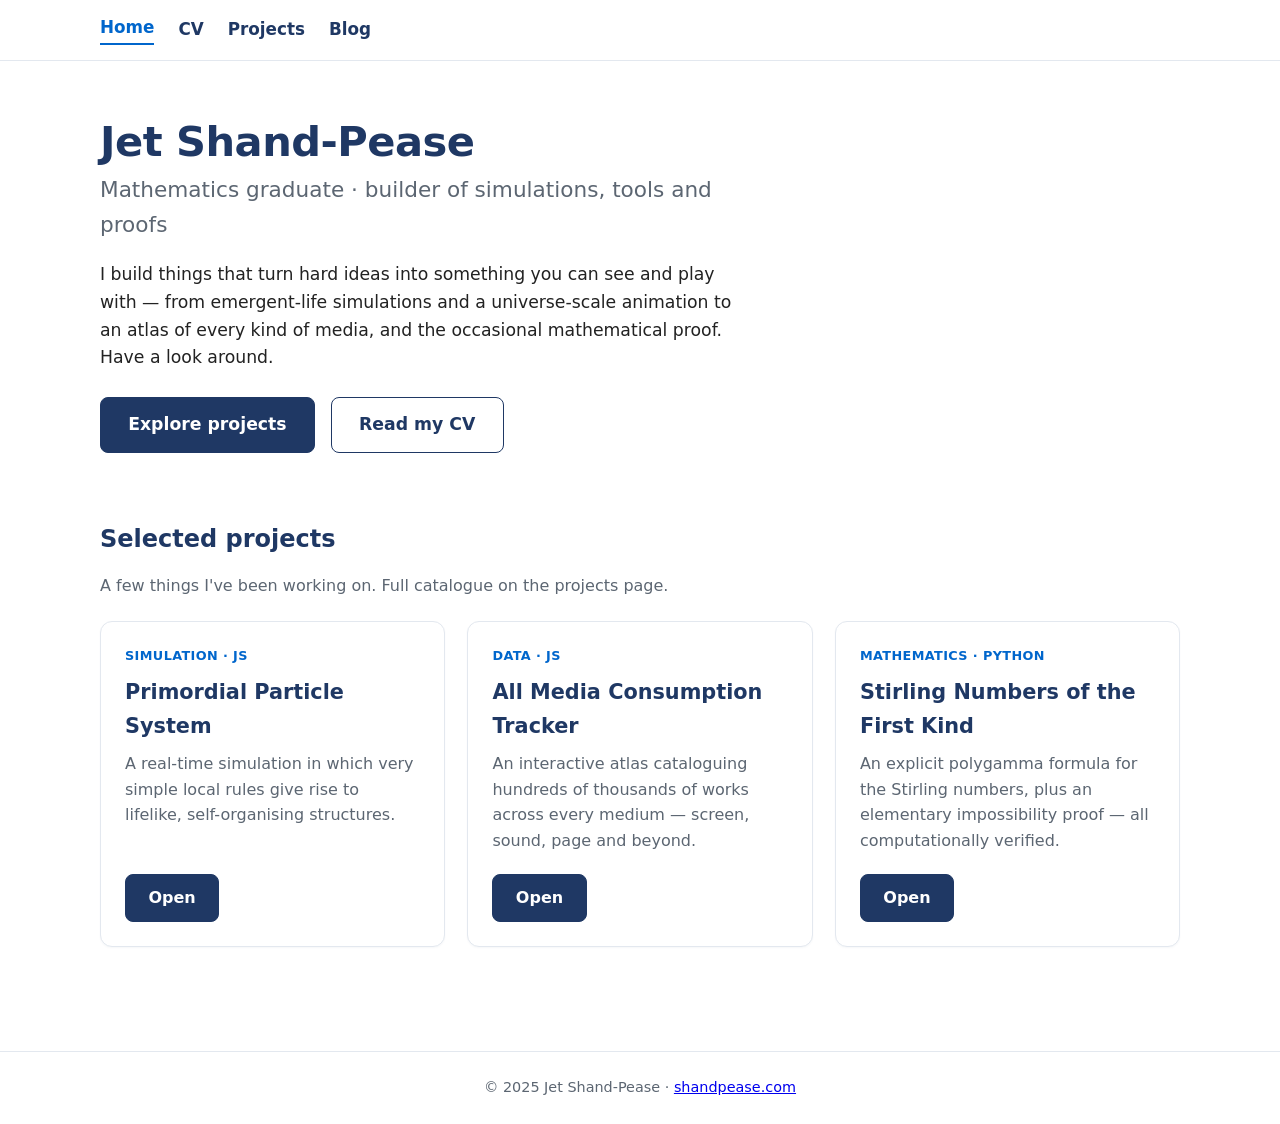
<file: index.html>
<!DOCTYPE html>
<html lang="en">
<head>
  <meta charset="utf-8">
  <meta name="viewport" content="width=device-width, initial-scale=1">
  <title>Jet Shand-Pease</title>
  <link rel="stylesheet" href="style.css">
</head>
<body>

<header class="site-header">
  <nav class="nav">
    <a href="index.html" class="active">Home</a>
    <a href="cv.html">CV</a>
    <a href="projects/index.html">Projects</a>
    <a href="blog/index.html">Blog</a>
  </nav>
</header>

<section class="hero">
  <h1>Jet Shand-Pease</h1>
  <p class="tagline">Mathematics graduate · builder of simulations, tools and proofs</p>
  <p>
    I build things that turn hard ideas into something you can see and play with —
    from emergent-life simulations and a universe-scale animation to an atlas of
    every kind of media, and the occasional mathematical proof. Have a look around.
  </p>
  <div class="cta-row">
    <a href="projects/index.html" class="btn btn-primary btn-lg">Explore projects</a>
    <a href="cv.html" class="btn btn-ghost btn-lg">Read my CV</a>
  </div>
</section>

<main>
  <div class="section-head">
    <h2>Selected projects</h2>
    <p>A few things I've been working on. Full catalogue on the projects page.</p>
  </div>
  <div class="grid">

    <div class="card">
      <div class="tag">Simulation · JS</div>
      <h3>Primordial Particle System</h3>
      <p>A real-time simulation in which very simple local rules give rise to lifelike, self-organising structures.</p>
      <div class="card-actions">
        <a class="btn btn-primary" href="projects/view.html?p=pps">Open</a>
      </div>
    </div>

    <div class="card">
      <div class="tag">Data · JS</div>
      <h3>All Media Consumption Tracker</h3>
      <p>An interactive atlas cataloguing hundreds of thousands of works across every medium — screen, sound, page and beyond.</p>
      <div class="card-actions">
        <a class="btn btn-primary" href="projects/view.html?p=atlas">Open</a>
      </div>
    </div>

    <div class="card">
      <div class="tag">Mathematics · Python</div>
      <h3>Stirling Numbers of the First Kind</h3>
      <p>An explicit polygamma formula for the Stirling numbers, plus an elementary impossibility proof — all computationally verified.</p>
      <div class="card-actions">
        <a class="btn btn-primary" href="projects/view.html?p=stirling">Open</a>
      </div>
    </div>

  </div>
</main>

<footer>© 2025 Jet Shand-Pease · <a href="https://shandpease.com">shandpease.com</a></footer>
</body>
</html>
</file>
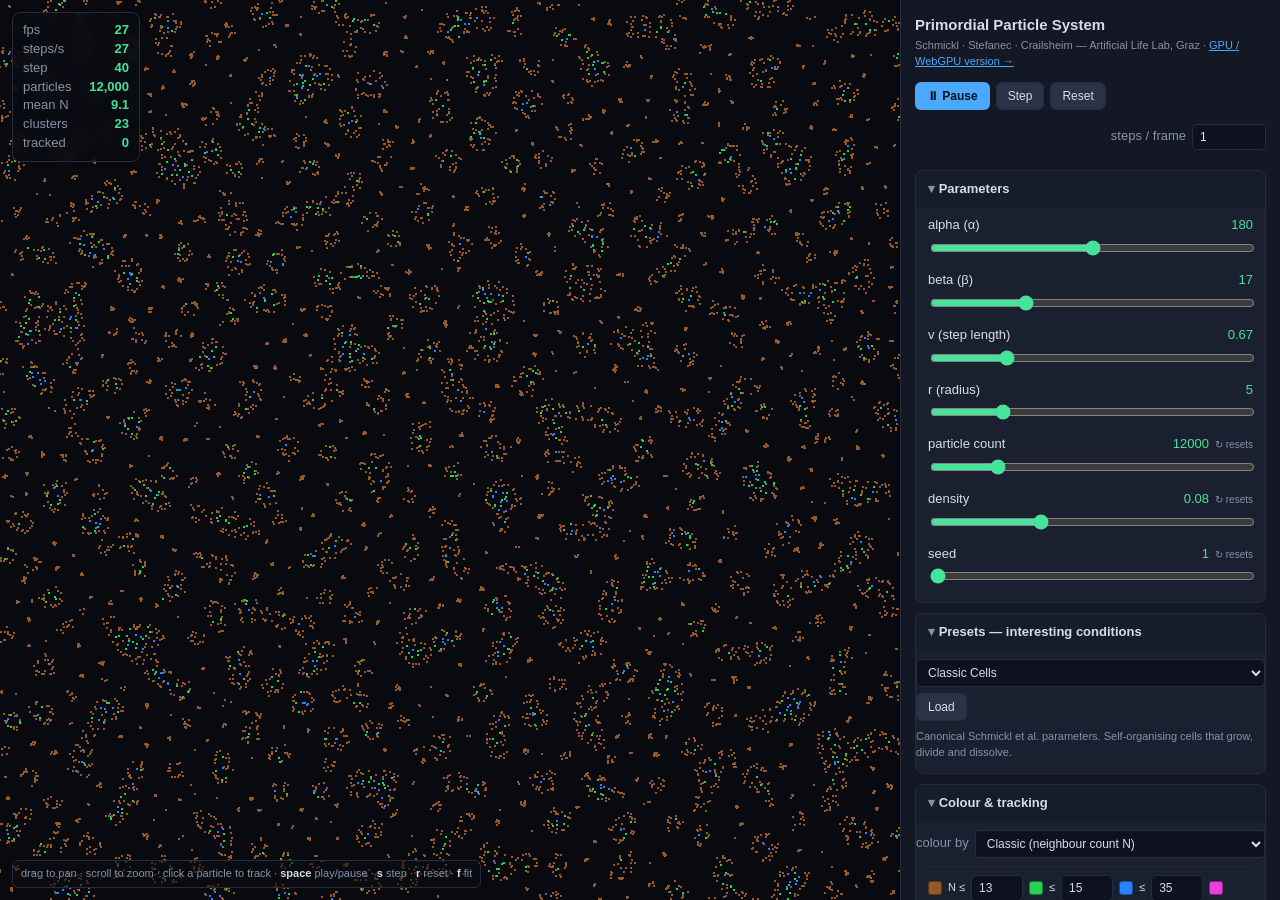
<file: ClaudePPS/index.html>
<!DOCTYPE html>
<html lang="en">
<head>
  <meta charset="UTF-8" />
  <meta name="viewport" content="width=device-width, initial-scale=1.0" />
  <title>Primordial Particle System — Lab</title>
  <link rel="stylesheet" href="css/style.css" />
</head>
<body>
  <div id="app">
    <!-- ===================== Viewport ===================== -->
    <div id="stage">
      <canvas id="view"></canvas>

      <div id="hud">
        <div class="hud-row"><span class="k">fps</span><span id="stat-fps" class="v">–</span></div>
        <div class="hud-row"><span class="k">steps/s</span><span id="stat-sps" class="v">–</span></div>
        <div class="hud-row"><span class="k">step</span><span id="stat-step" class="v">0</span></div>
        <div class="hud-row"><span class="k">particles</span><span id="stat-count" class="v">–</span></div>
        <div class="hud-row"><span class="k">mean N</span><span id="stat-meanN" class="v">–</span></div>
        <div class="hud-row"><span class="k">clusters</span><span id="stat-clusters" class="v">–</span></div>
        <div class="hud-row"><span class="k">tracked</span><span id="stat-tracked" class="v">0</span></div>
      </div>

      <div id="viewport-help">
        drag&nbsp;to&nbsp;pan · scroll&nbsp;to&nbsp;zoom · click&nbsp;a&nbsp;particle&nbsp;to&nbsp;track ·
        <b>space</b>&nbsp;play/pause · <b>s</b>&nbsp;step · <b>r</b>&nbsp;reset · <b>f</b>&nbsp;fit
      </div>

      <div id="playback-badge" class="hidden">PLAYBACK</div>
    </div>

    <!-- ===================== Controls ===================== -->
    <aside id="sidebar">
      <header id="brand">
        <h1>Primordial Particle System</h1>
        <p class="sub">Schmickl · Stefanec · Crailsheim — Artificial Life Lab, Graz · <a href="gpu.html" style="color:var(--accent-2)">GPU / WebGPU version →</a></p>
      </header>

      <div id="transport">
        <button id="btn-play" class="primary">▶ Play</button>
        <button id="btn-step">Step</button>
        <button id="btn-reset">Reset</button>
        <label class="inline">
          <span>steps / frame</span>
          <input id="spf" type="number" min="1" max="200" value="1" />
        </label>
      </div>

      <details open>
        <summary>Parameters</summary>
        <div id="params-container"></div>
        <p class="note" id="param-note"></p>
      </details>

      <details open>
        <summary>Presets — interesting conditions</summary>
        <div class="row">
          <select id="preset-select"></select>
          <button id="btn-apply-preset">Load</button>
        </div>
        <p class="note" id="preset-notes"></p>
      </details>

      <details open>
        <summary>Colour &amp; tracking</summary>
        <label class="inline">
          <span>colour by</span>
          <select id="color-mode">
            <option value="classic">Classic (neighbour count N)</option>
            <option value="density">Density colormap (N)</option>
            <option value="heading">Heading (direction)</option>
            <option value="turn">Turning bias (|R−L|)</option>
            <option value="custom">Custom expression</option>
          </select>
        </label>

        <div id="classic-thresholds" class="subpanel">
          <div class="mini-legend">
            <span class="sw" data-cls="low"></span>N ≤ <input id="th-t1" type="number" value="13" />
            <span class="sw" data-cls="mid"></span>≤ <input id="th-t2" type="number" value="15" />
            <span class="sw" data-cls="high"></span>≤ <input id="th-t3" type="number" value="35" />
            <span class="sw" data-cls="top"></span>more
          </div>
        </div>

        <div id="scalar-max" class="subpanel hidden">
          <label class="inline"><span>colormap max</span>
            <input id="scalar-max-input" type="number" value="50" /></label>
        </div>

        <div id="custom-panel" class="subpanel hidden">
          <label class="stacked"><span>expression → scalar (vars: N, dN, net, angle, x, y, id, age)</span>
            <input id="custom-expr" type="text" value="N" /></label>
          <p class="error" id="custom-error"></p>
        </div>

        <div class="subpanel">
          <div class="row spread">
            <strong>Highlight rules (novel situations)</strong>
          </div>
          <div id="rules-container"></div>
          <div class="row add-rule">
            <select id="new-rule-type">
              <option value="expr">custom expression</option>
              <option value="birth">cell birth (dN↑)</option>
              <option value="death">cell death (dN↓)</option>
              <option value="nucleus">dense nucleus (N≥)</option>
              <option value="lonely">lonely (N≤)</option>
              <option value="spinner">spinner (|net|≥)</option>
              <option value="rare">rare density</option>
            </select>
            <button id="btn-add-rule">+ add</button>
          </div>
        </div>

        <label class="inline"><span>dot size</span>
          <input id="dot-size" type="range" min="1" max="6" step="1" value="2" />
          <span id="dot-size-val" class="val">2</span>
        </label>
        <div class="row spread">
          <label class="inline compact"><input id="trails-toggle" type="checkbox" /><span>trails</span></label>
          <button id="btn-clear-tracked">clear tracked</button>
        </div>
      </details>

      <details>
        <summary>Record a run (compressed)</summary>
        <div class="row">
          <label class="inline"><span>every</span><input id="rec-everyN" type="number" min="1" value="4" /><span>steps</span></label>
        </div>
        <label class="inline"><span>precision</span>
          <select id="rec-quant">
            <option value="16">16-bit (4 B/particle)</option>
            <option value="12" selected>12-bit (3 B/particle)</option>
            <option value="8">8-bit (2 B/particle)</option>
          </select>
        </label>
        <div class="row">
          <button id="btn-rec-start" class="primary">● Record</button>
          <button id="btn-rec-stop" disabled>■ Stop</button>
        </div>
        <p class="note" id="rec-info">Not recording.</p>
        <div class="row">
          <button id="btn-rec-export" disabled>Export .pps</button>
          <label class="filebtn">Load .pps<input id="rec-file" type="file" accept=".pps,.bin" hidden /></label>
        </div>

        <div id="playback-panel" class="subpanel hidden">
          <div class="row">
            <button id="btn-pb-play">▶</button>
            <input id="pb-slider" type="range" min="0" max="0" value="0" />
            <button id="btn-exit-playback">✕ exit</button>
          </div>
          <p class="note" id="pb-info"></p>
        </div>
      </details>

      <details>
        <summary>Batch — consecutive simulations</summary>
        <label class="inline"><span>vary</span>
          <select id="batch-mode">
            <option value="param">a parameter</option>
            <option value="seed">the seed</option>
          </select>
        </label>
        <div id="batch-param-row">
          <label class="inline"><span>parameter</span>
            <select id="batch-param">
              <option value="beta">beta</option>
              <option value="alpha">alpha</option>
              <option value="v">v (speed)</option>
              <option value="r">r (radius)</option>
              <option value="density">density</option>
            </select>
          </label>
          <div class="row">
            <label class="inline compact"><span>from</span><input id="batch-from" type="number" value="8" /></label>
            <label class="inline compact"><span>to</span><input id="batch-to" type="number" value="26" /></label>
          </div>
        </div>
        <div id="batch-seed-row" class="hidden">
          <label class="inline"><span>seeds</span><input id="batch-seeds" type="text" value="1,2,3,4,5,6" /></label>
        </div>
        <div class="row">
          <label class="inline compact"><span>runs</span><input id="batch-count" type="number" min="2" value="8" /></label>
          <label class="inline compact"><span>steps</span><input id="batch-steps" type="number" min="10" value="600" /></label>
        </div>
        <label class="inline compact"><input id="batch-record" type="checkbox" /><span>record each run</span></label>
        <div class="row">
          <button id="btn-batch-run" class="primary">Run batch</button>
          <button id="btn-batch-cancel" disabled>Cancel</button>
          <button id="btn-batch-sort">Sort by novelty</button>
        </div>
        <div id="batch-progress" class="note"></div>
        <div id="batch-results" class="gallery"></div>
      </details>

      <details>
        <summary>Experiments — save &amp; share</summary>
        <div class="row">
          <input id="exp-name" type="text" placeholder="name this condition…" />
          <button id="btn-exp-save" class="primary">Save current</button>
        </div>
        <div id="exp-list"></div>
        <div class="row">
          <button id="btn-exp-export">Export JSON</button>
          <label class="filebtn">Import JSON<input id="exp-import-file" type="file" accept=".json" hidden /></label>
        </div>
      </details>

      <footer id="foot">
        Client-side · deterministic · <span id="foot-bpp"></span>
      </footer>
    </aside>
  </div>

  <script src="js/rng.js"></script>
  <script src="js/simulation.js"></script>
  <script src="js/coloring.js"></script>
  <script src="js/renderer.js"></script>
  <script src="js/recorder.js"></script>
  <script src="js/presets.js"></script>
  <script src="js/batch.js"></script>
  <script src="js/app.js"></script>
  <script src="js/ui.js"></script>
</body>
</html>
</file>
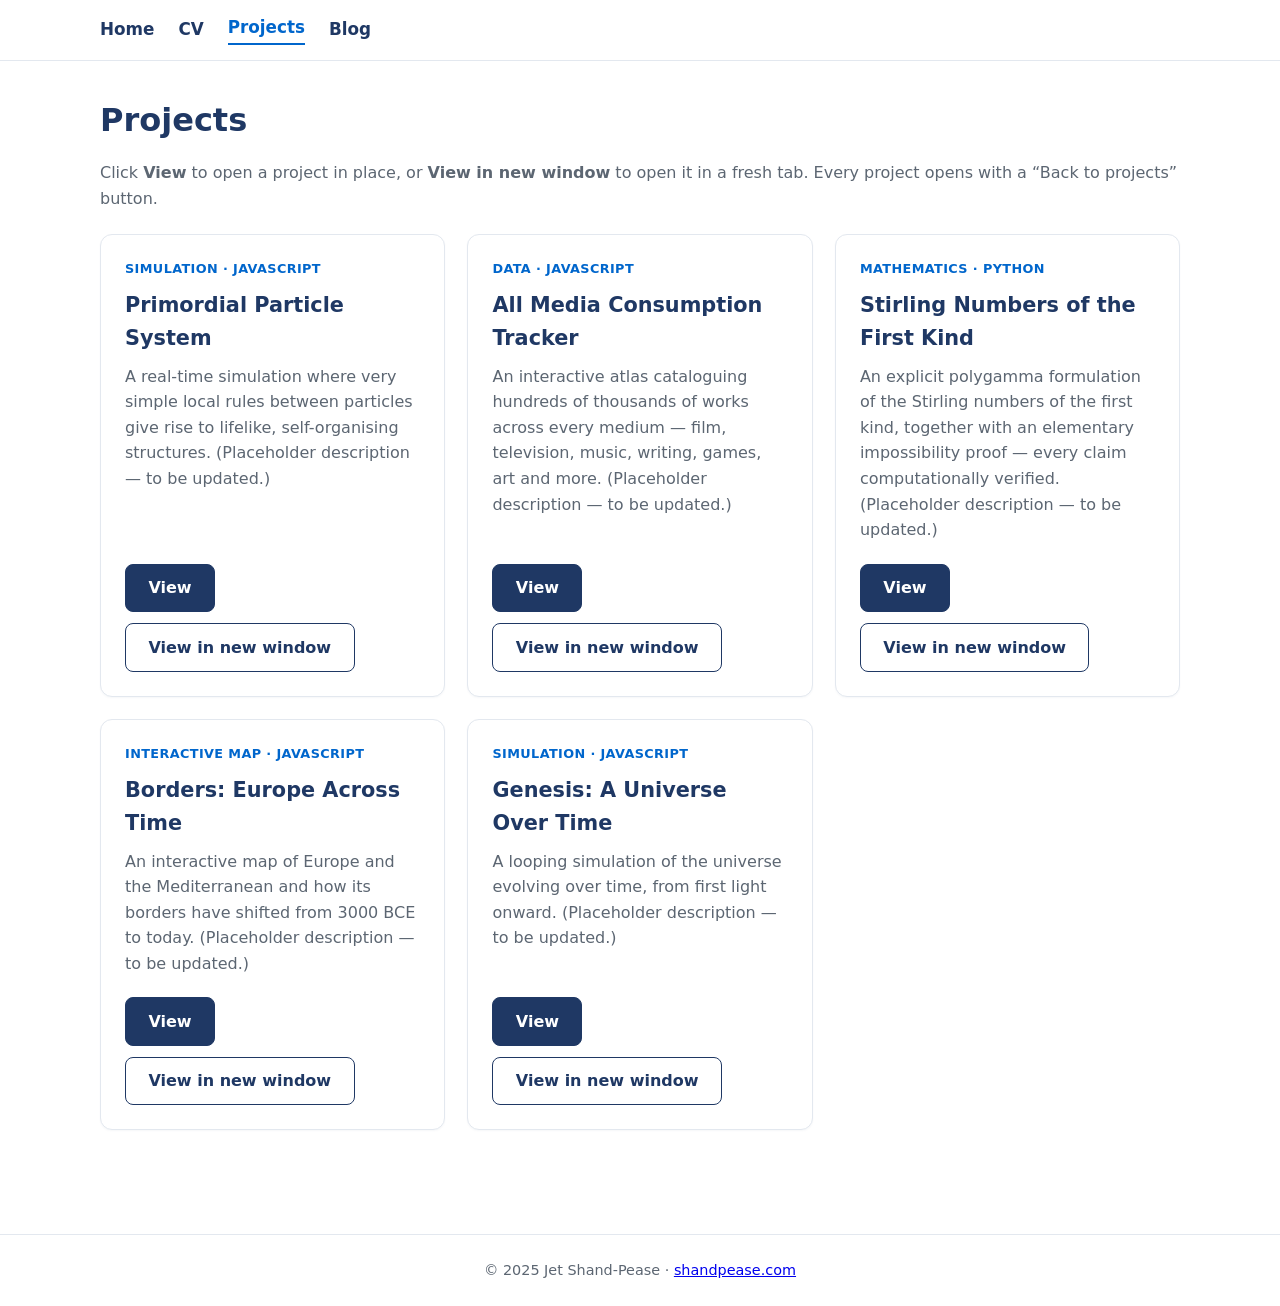
<file: projects/index.html>
<!DOCTYPE html>
<html lang="en">
<head>
  <meta charset="utf-8">
  <meta name="viewport" content="width=device-width, initial-scale=1">
  <title>Projects — Jet Shand-Pease</title>
  <link rel="stylesheet" href="../style.css">
</head>
<body>

<header class="site-header">
  <nav class="nav">
    <a href="../index.html">Home</a>
    <a href="../cv.html">CV</a>
    <a href="../projects/index.html" class="active">Projects</a>
    <a href="../blog/index.html">Blog</a>
  </nav>
</header>

<main>
  <div class="section-head">
    <h1>Projects</h1>
    <p>Click <strong>View</strong> to open a project in place, or <strong>View in new window</strong> to open it in a fresh tab. Every project opens with a “Back to projects” button.</p>
  </div>

  <div class="grid">

    <!-- Primordial Particle System -->
    <div class="card">
      <div class="tag">Simulation · JavaScript</div>
      <h3>Primordial Particle System</h3>
      <p>A real-time simulation where very simple local rules between particles give rise to lifelike, self-organising structures. (Placeholder description — to be updated.)</p>
      <div class="card-actions">
        <a class="btn btn-primary" href="view.html?p=pps">View</a>
        <a class="btn btn-ghost" href="view.html?p=pps" target="_blank" rel="noopener">View in new window</a>
      </div>
    </div>

    <!-- All Media Consumption Tracker -->
    <div class="card">
      <div class="tag">Data · JavaScript</div>
      <h3>All Media Consumption Tracker</h3>
      <p>An interactive atlas cataloguing hundreds of thousands of works across every medium — film, television, music, writing, games, art and more. (Placeholder description — to be updated.)</p>
      <div class="card-actions">
        <a class="btn btn-primary" href="view.html?p=atlas">View</a>
        <a class="btn btn-ghost" href="view.html?p=atlas" target="_blank" rel="noopener">View in new window</a>
      </div>
    </div>

    <!-- Stirling Numbers -->
    <div class="card">
      <div class="tag">Mathematics · Python</div>
      <h3>Stirling Numbers of the First Kind</h3>
      <p>An explicit polygamma formulation of the Stirling numbers of the first kind, together with an elementary impossibility proof — every claim computationally verified. (Placeholder description — to be updated.)</p>
      <div class="card-actions">
        <a class="btn btn-primary" href="view.html?p=stirling">View</a>
        <a class="btn btn-ghost" href="view.html?p=stirling" target="_blank" rel="noopener">View in new window</a>
      </div>
    </div>

    <!-- European Borders -->
    <div class="card">
      <div class="tag">Interactive map · JavaScript</div>
      <h3>Borders: Europe Across Time</h3>
      <p>An interactive map of Europe and the Mediterranean and how its borders have shifted from 3000 BCE to today. (Placeholder description — to be updated.)</p>
      <div class="card-actions">
        <a class="btn btn-primary" href="view.html?p=borders">View</a>
        <a class="btn btn-ghost" href="view.html?p=borders" target="_blank" rel="noopener">View in new window</a>
      </div>
    </div>

    <!-- Universe / Genesis -->
    <div class="card">
      <div class="tag">Simulation · JavaScript</div>
      <h3>Genesis: A Universe Over Time</h3>
      <p>A looping simulation of the universe evolving over time, from first light onward. (Placeholder description — to be updated.)</p>
      <div class="card-actions">
        <a class="btn btn-primary" href="view.html?p=universe">View</a>
        <a class="btn btn-ghost" href="view.html?p=universe" target="_blank" rel="noopener">View in new window</a>
      </div>
    </div>

  </div>
</main>

<footer>© 2025 Jet Shand-Pease · <a href="https://shandpease.com">shandpease.com</a></footer>
</body>
</html>
</file>
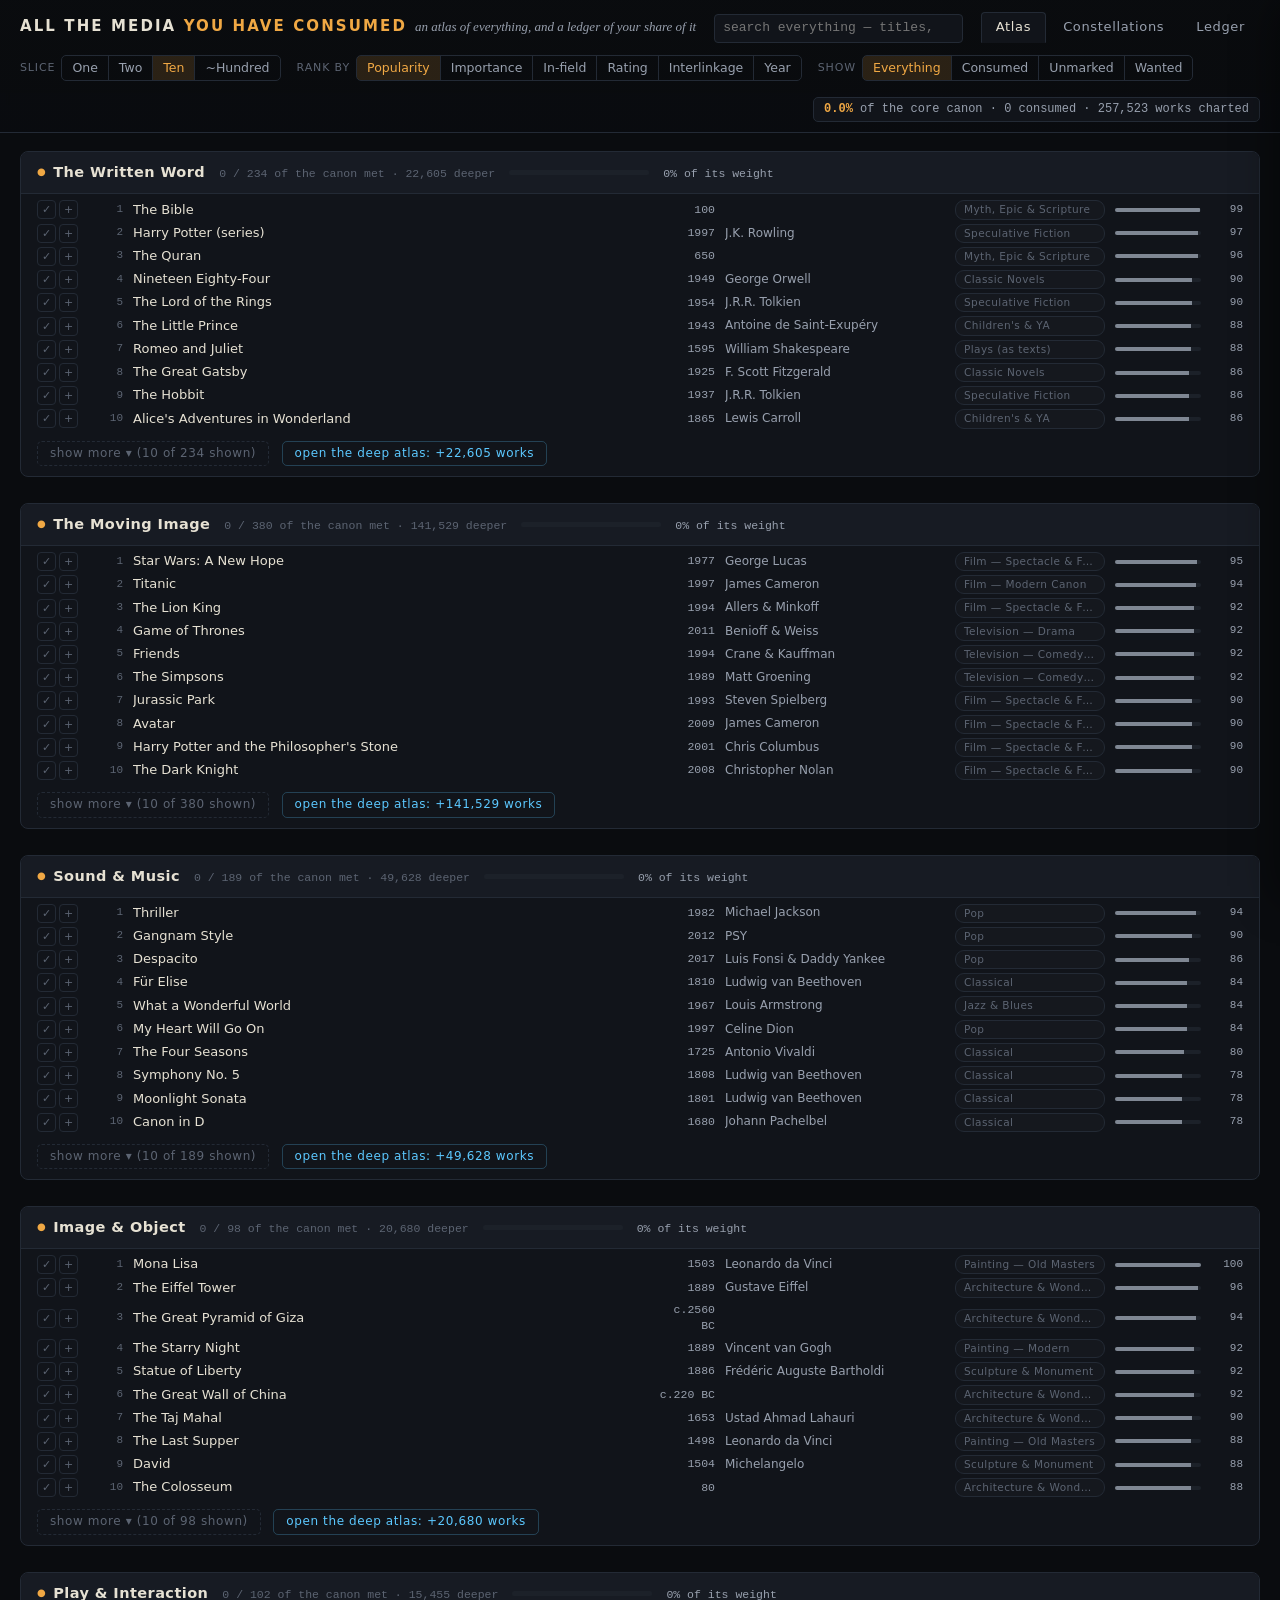
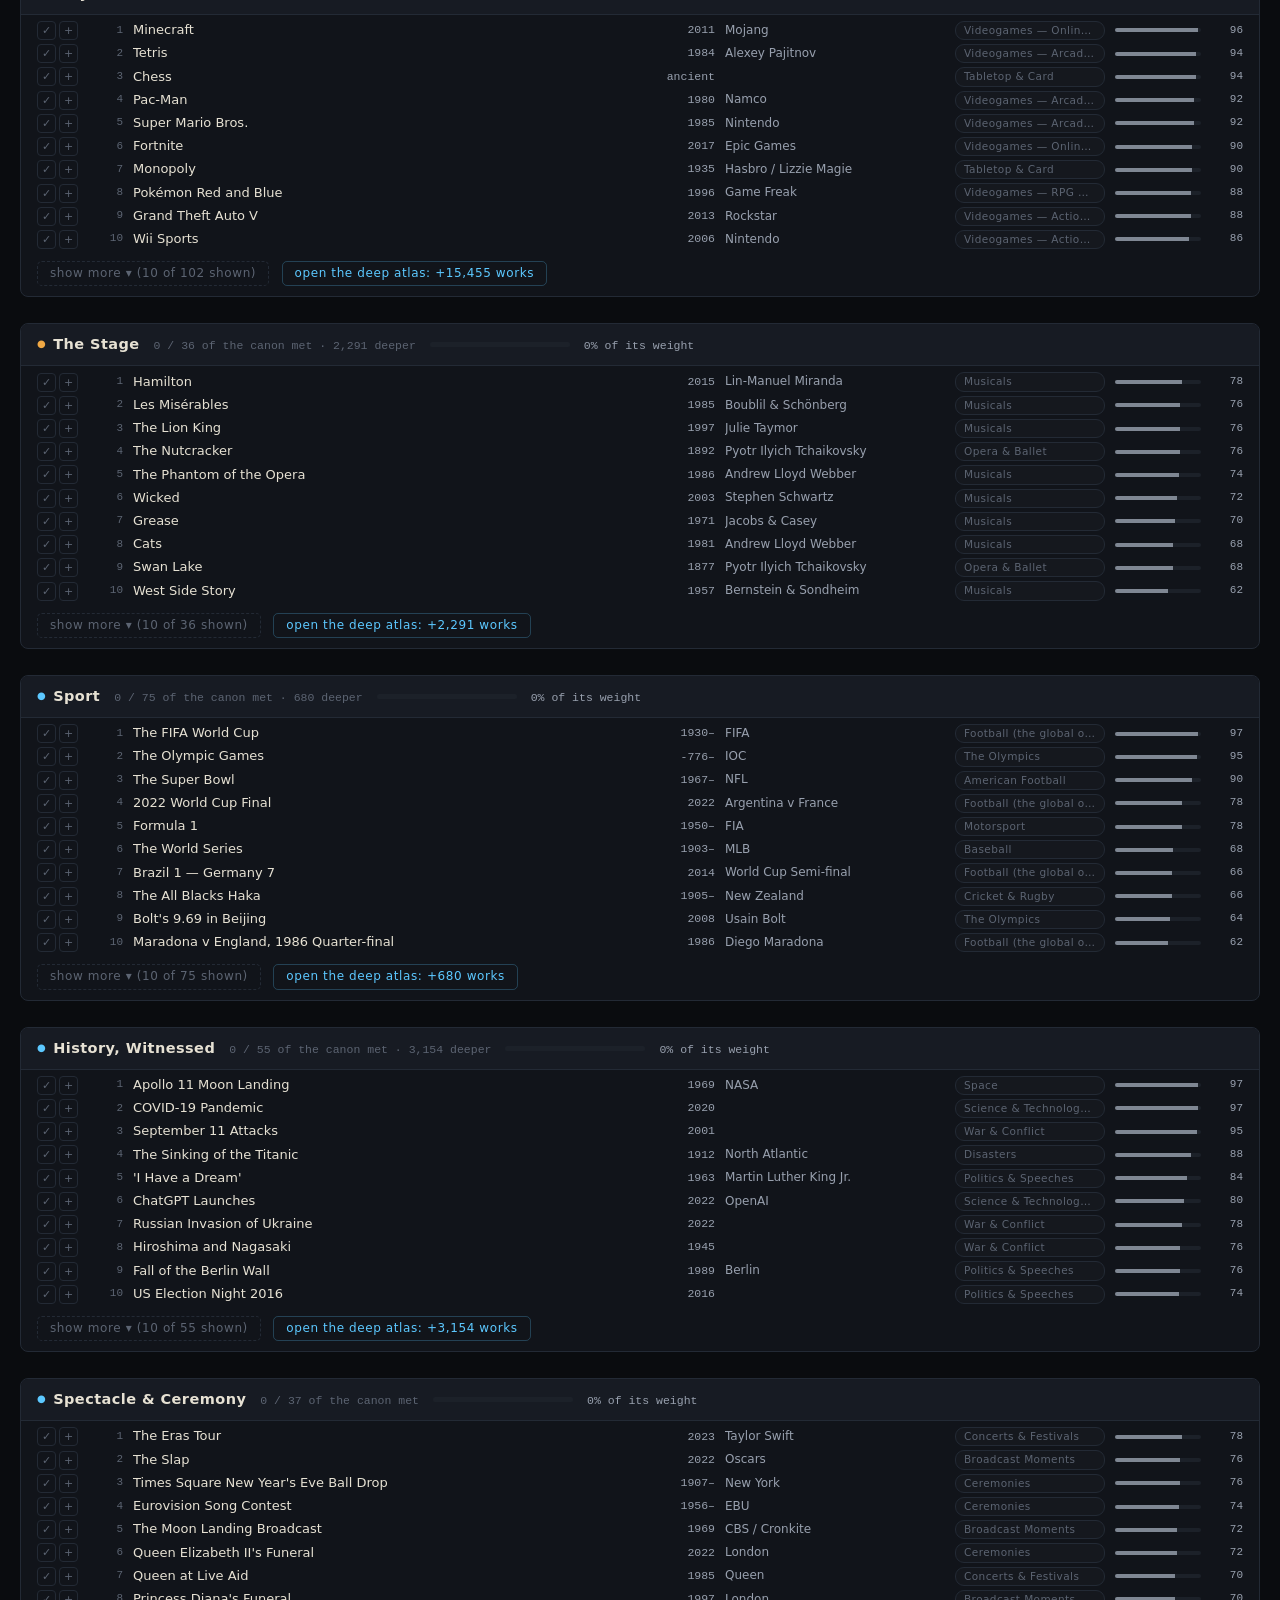
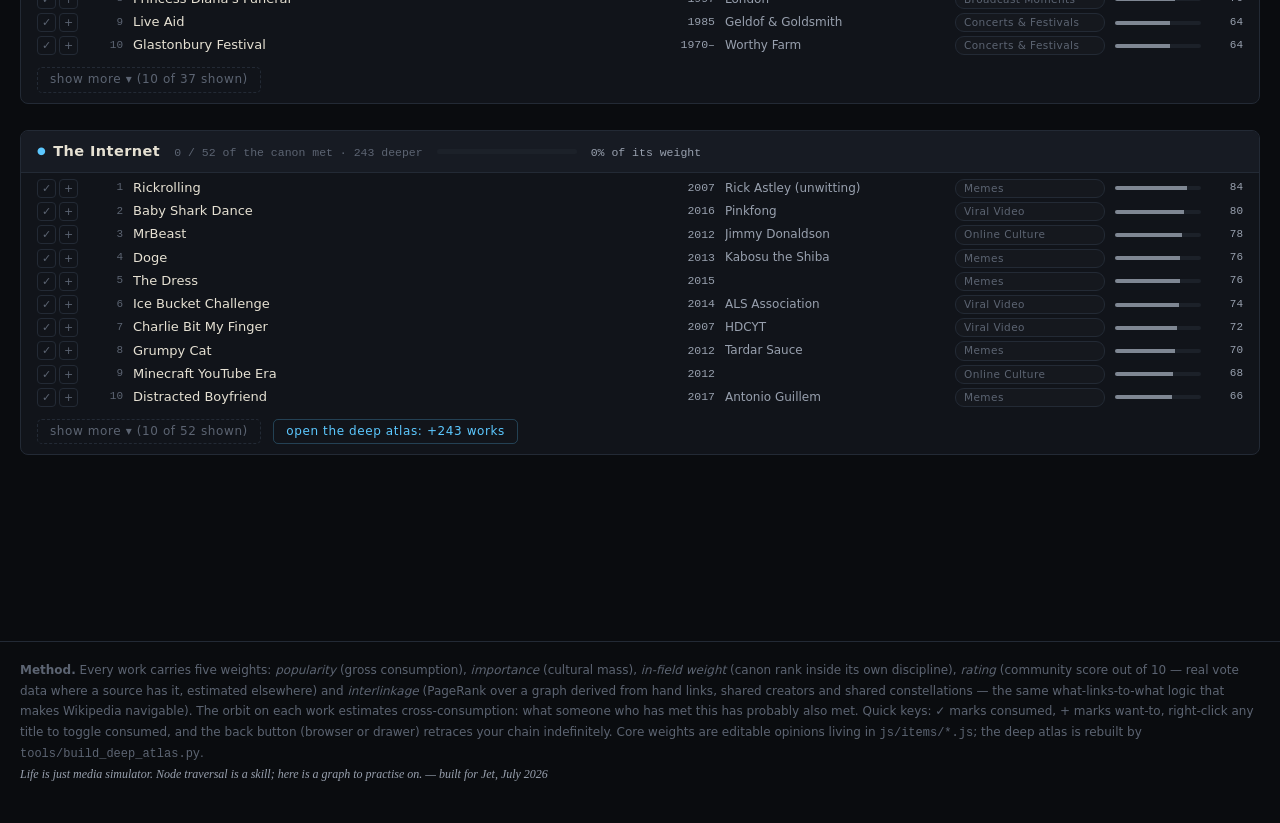
<file: atlas.html>
<!DOCTYPE html>
<html lang="en">
<head>
<meta charset="utf-8">
<meta name="viewport" content="width=device-width, initial-scale=1">
<title>All the Media You Have Consumed</title>
<link rel="stylesheet" href="css/styles.css">
</head>
<body>
<div id="root"><div class="booting">Assembling the atlas&hellip;</div></div>
<noscript>This atlas is built out of JavaScript. Enable it and reload.</noscript>
<script src="js/core.js"></script>
<script src="js/items/written.js"></script>
<script src="js/items/screen.js"></script>
<script src="js/items/sound.js"></script>
<script src="js/items/art.js"></script>
<script src="js/items/games.js"></script>
<script src="js/items/stage.js"></script>
<script src="js/items/sport.js"></script>
<script src="js/items/history.js"></script>
<script src="js/items/spectacle.js"></script>
<script src="js/items/internet.js"></script>
<script src="js/engine.js"></script>
<script src="data/deep/index.js"></script>
<script src="js/deep.js"></script>
<script src="js/state.js"></script>
<script src="js/ui.js"></script>
<script src="js/main.js"></script>
</body>
</html>
</file>
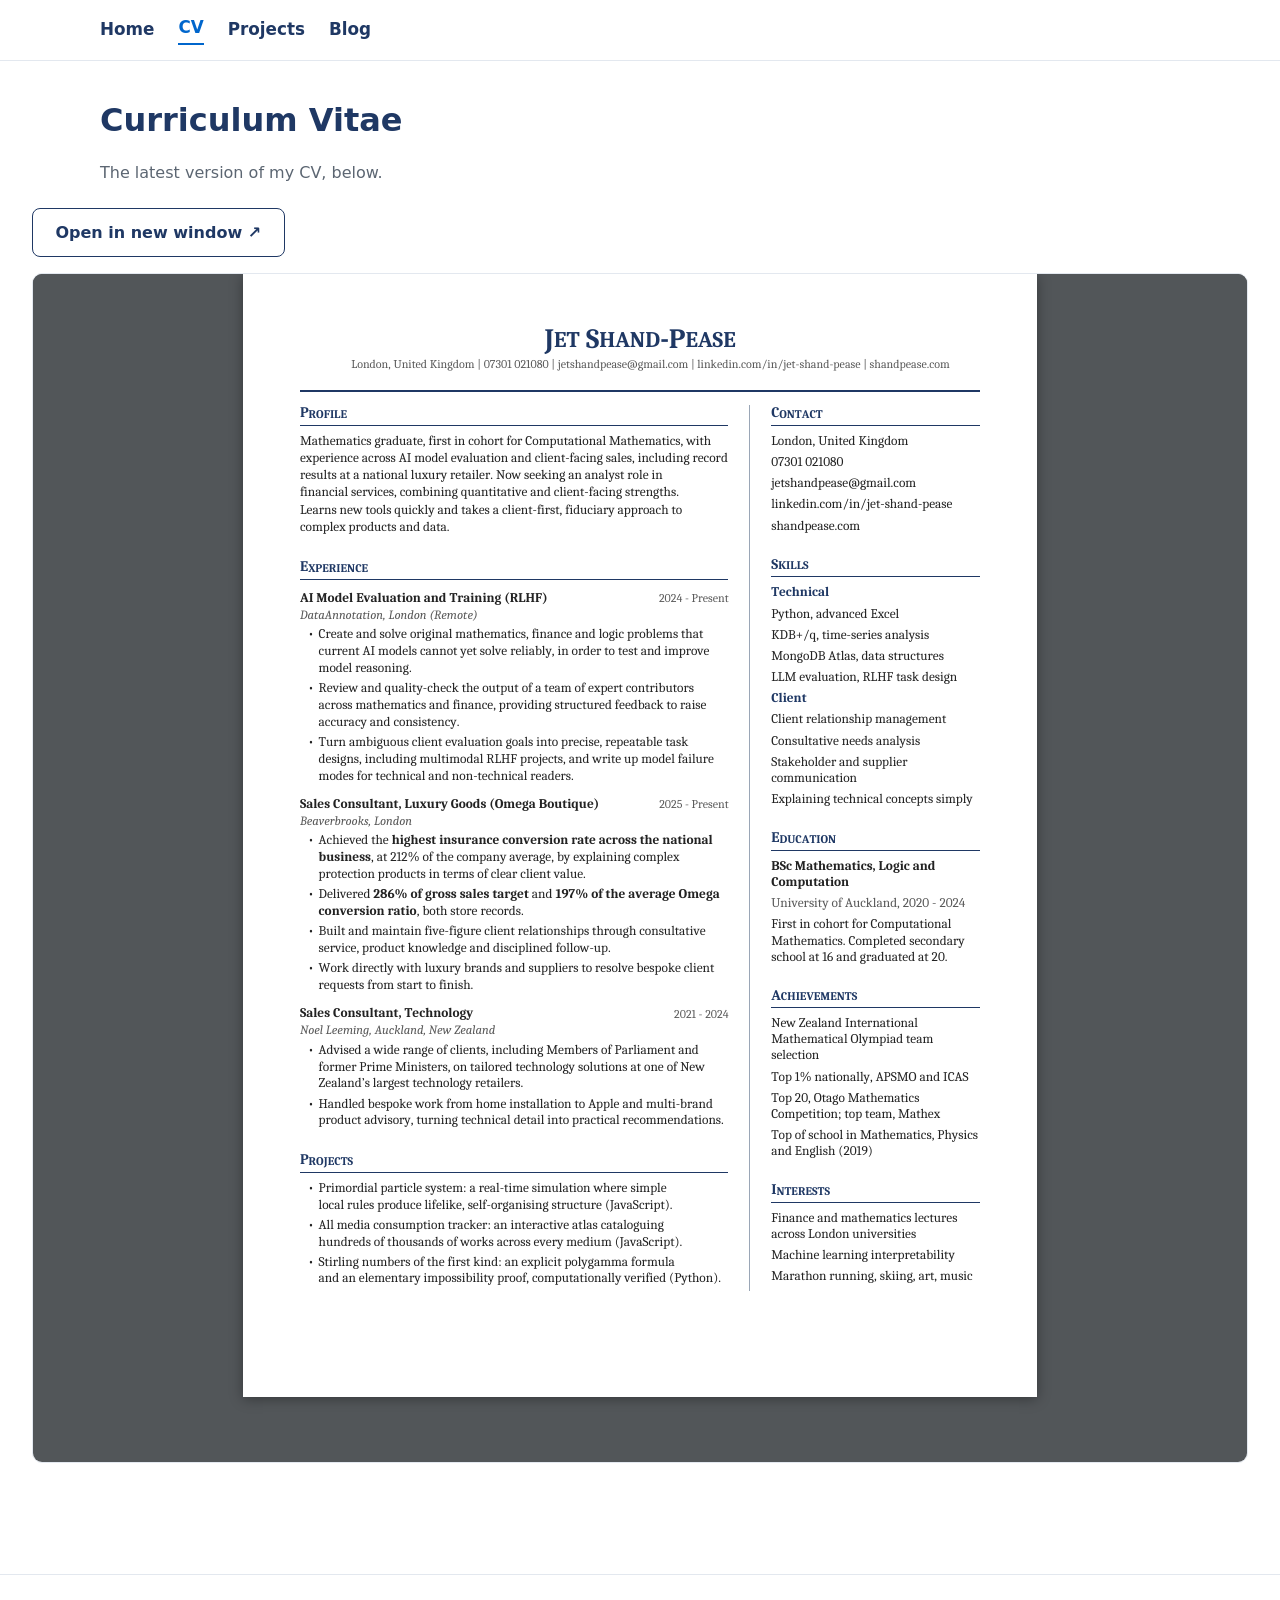
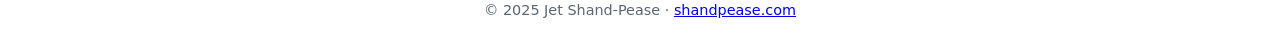
<file: cv.html>
<!DOCTYPE html>
<html lang="en">
<head>
  <meta charset="utf-8">
  <meta name="viewport" content="width=device-width, initial-scale=1">
  <title>CV — Jet Shand-Pease</title>
  <link rel="stylesheet" href="style.css">
</head>
<body>

<header class="site-header">
  <nav class="nav">
    <a href="index.html">Home</a>
    <a href="cv.html" class="active">CV</a>
    <a href="projects/index.html">Projects</a>
    <a href="blog/index.html">Blog</a>
  </nav>
</header>

<main>
  <div class="section-head">
    <h1>Curriculum Vitae</h1>
    <p>The latest version of my CV, below.</p>
  </div>
  <div class="cv-actions">
    <a class="btn btn-ghost" href="ClaudeHTMLCV/Jet%20Shand-Pease%20CV.html" target="_blank" rel="noopener">Open in new window &#8599;</a>
  </div>
  <iframe class="cv-frame" style="height:1190px;background:#fff;"
          src="ClaudeHTMLCV/Jet%20Shand-Pease%20CV.html"
          title="Jet Shand-Pease CV"></iframe>
</main>

<footer>© 2025 Jet Shand-Pease · <a href="https://shandpease.com">shandpease.com</a></footer>
</body>
</html>
</file>
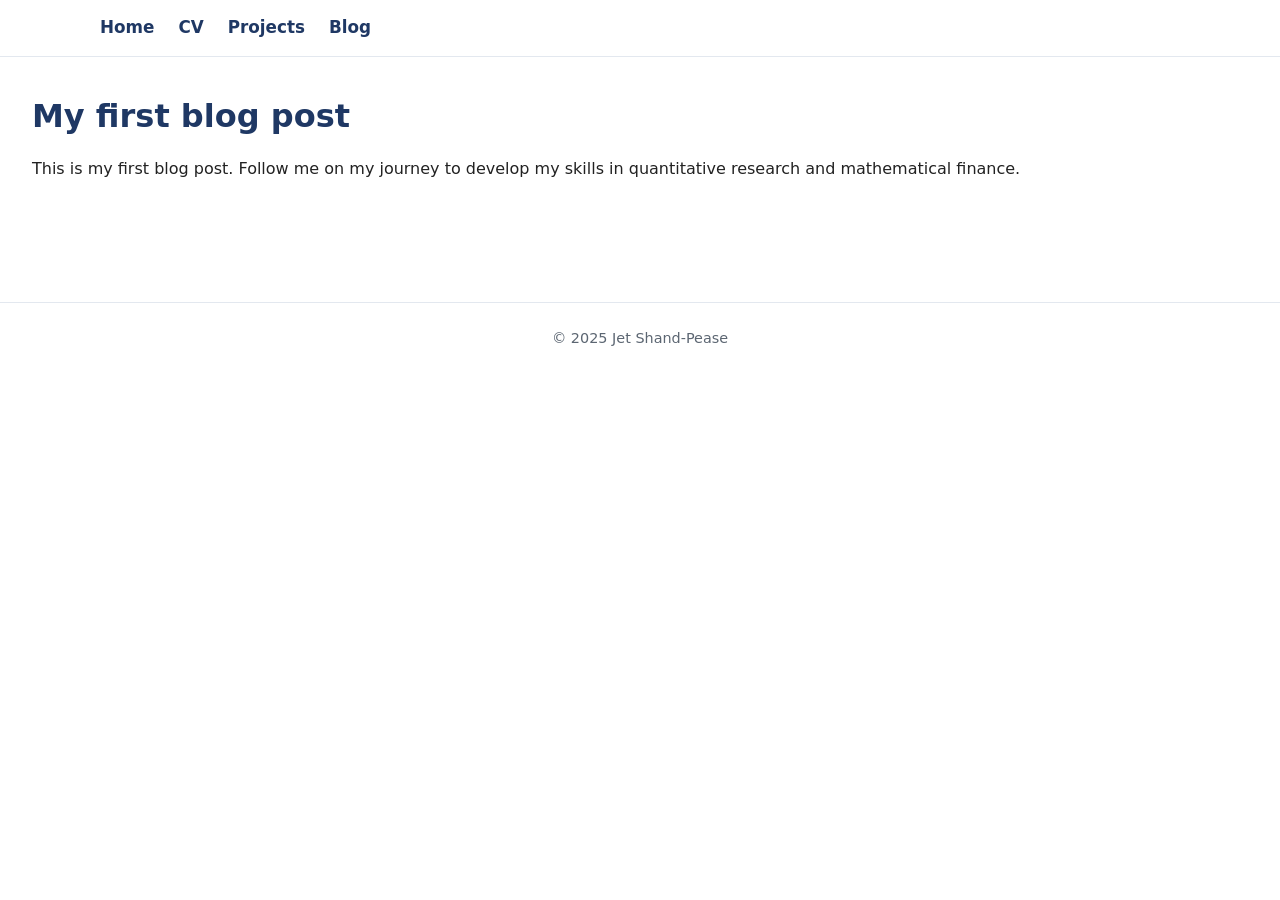
<file: blog/post1.html>
<!DOCTYPE html>
<html lang="en">
<head>
  <meta charset="utf-8">
  <title>My first blog post</title>
  <link rel="stylesheet" href="../style.css">
</head>
<body>

<header class="site-header">
  <nav class="nav">
    <a href="../index.html">Home</a>
    <a href="../cv.html">CV</a>
    <a href="../projects/index.html">Projects</a>
    <a href="../blog/index.html">Blog</a>
  </nav>
</header>


<main>
  <h1>My first blog post</h1>
  <p>This is my first blog post. Follow me on my journey to develop my skills in quantitative research and mathematical finance.</p>
</main>

<footer>© 2025 Jet Shand-Pease</footer>
</body>
</html>
</file>
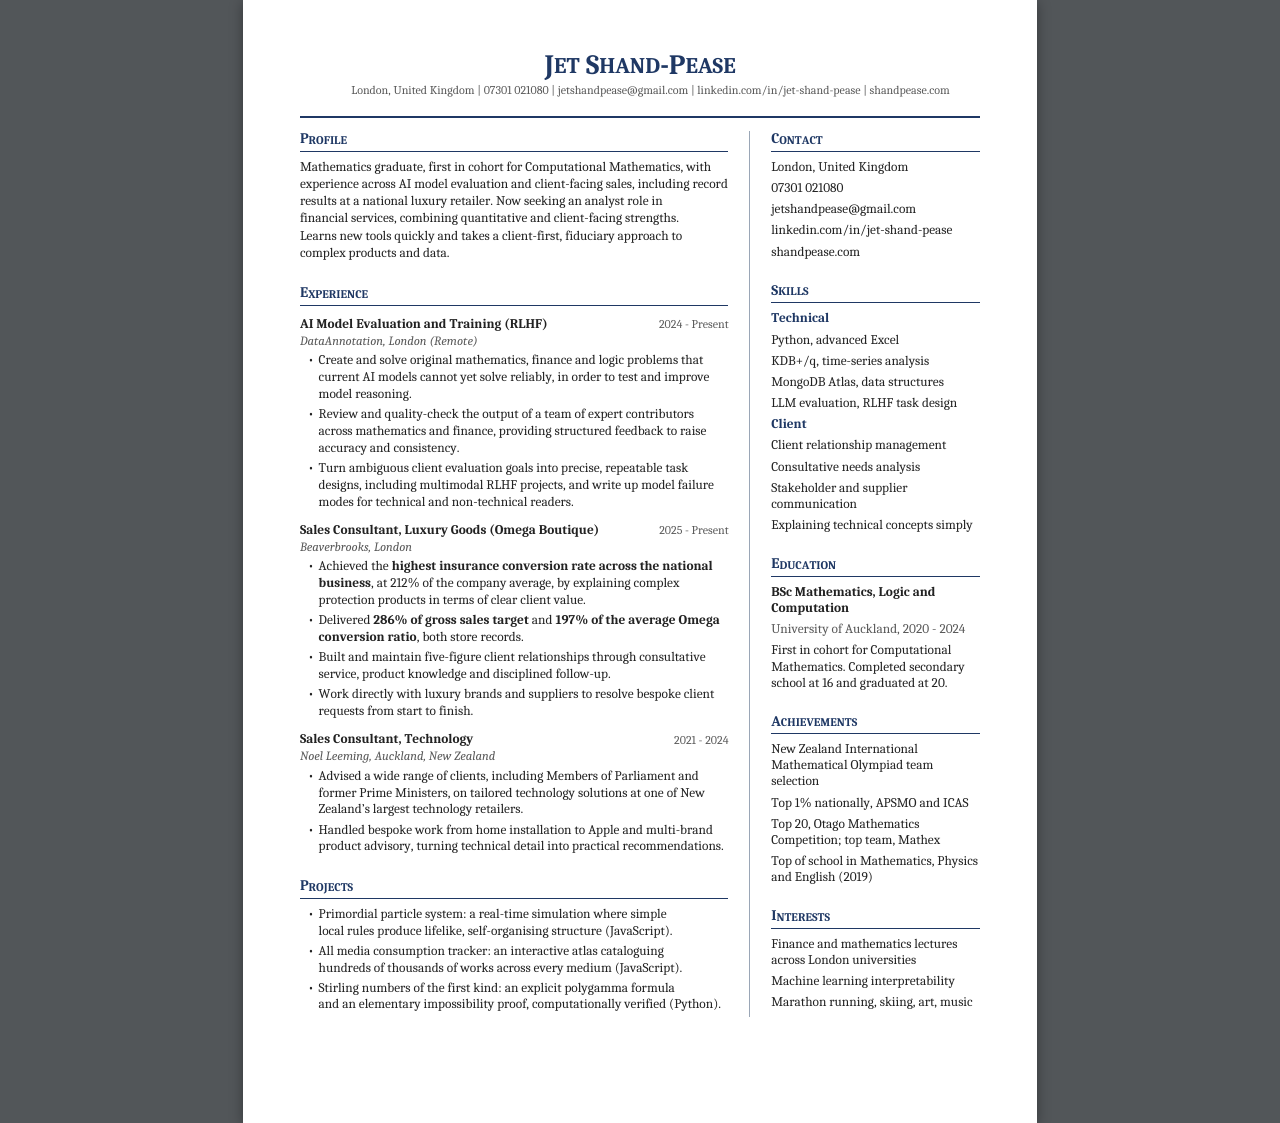
<file: ClaudeHTMLCV/Jet Shand-Pease CV.html>
<!DOCTYPE html>
<html lang="en">
<head>
<meta charset="utf-8">
<meta name="viewport" content="width=device-width,initial-scale=1">
<title>Jet Shand-Pease — CV</title>
<meta name="description" content="CV of Jet Shand-Pease — Mathematics graduate, London, United Kingdom.">
<style>
@font-face{font-family:Caladea;font-weight:400;font-style:normal;src:url([data-uri]) format('woff2')}
@font-face{font-family:Caladea;font-weight:700;font-style:normal;src:url([data-uri]) format('woff2')}
@font-face{font-family:Caladea;font-weight:400;font-style:italic;src:url([data-uri]) format('woff2')}
html,body{margin:0;padding:0;background:#525659}
#wrap{width:595.304pt;margin:0 auto;transform-origin:top center}
#page{position:relative;width:595.304pt;height:841.89pt;background:#fff;overflow:hidden;
box-shadow:0 2px 12px rgba(0,0,0,.35);font-kerning:none;font-variant-ligatures:none;
font-feature-settings:"kern" 0,"liga" 0,"clig" 0,"calt" 0;
text-rendering:geometricPrecision;-webkit-font-smoothing:antialiased}
.t{position:absolute;white-space:pre;letter-spacing:0;word-spacing:0;font-family:Caladea,serif;line-height:1.15}
.r{position:absolute}
a{color:inherit;text-decoration:none}
.s0{font-weight:700;font-size:21pt;color:#1f3864}
.s1{font-weight:700;font-size:16.8pt;color:#1f3864}
.s2{font-size:9pt;color:#595959}
.s3{font-weight:700;font-size:11pt;color:#1f3864}
.s4{font-weight:700;font-size:8.8pt;color:#1f3864}
.s5{font-size:10pt;color:#222222}
.s6{font-weight:700;font-size:10pt;color:#222222}
.s7{font-style:italic;font-size:9.5pt;color:#595959}
.s8{font-weight:700;font-size:10pt;color:#1f3864}
.s9{font-size:10pt;color:#595959}
@media print{
 html,body{background:#fff}
 #wrap{transform:none!important;margin:0}
 #page{box-shadow:none}
 @page{size:A4;margin:0}
}
</style>
</head>
<body>
<div id="wrap"><div id="page">
<div class="r" style="left:379.75pt;top:98.401pt;width:0.5pt;height:664.2pt;background:#9aa6b6"></div>
<div class="r" style="left:42.5pt;top:87.351pt;width:510.25pt;height:1pt;background:#1f3864"></div>
<div class="r" style="left:42.5pt;top:113.026pt;width:321.45pt;height:0.75pt;background:#1f3864"></div>
<div class="r" style="left:42.5pt;top:228.626pt;width:321.45pt;height:0.75pt;background:#1f3864"></div>
<div class="r" style="left:42.5pt;top:673.426pt;width:321.45pt;height:0.75pt;background:#1f3864"></div>
<div class="r" style="left:396pt;top:113.026pt;width:156.65pt;height:0.75pt;background:#1f3864"></div>
<div class="r" style="left:396pt;top:226.726pt;width:156.65pt;height:0.75pt;background:#1f3864"></div>
<div class="r" style="left:396pt;top:431.926pt;width:156.65pt;height:0.75pt;background:#1f3864"></div>
<div class="r" style="left:396pt;top:549.926pt;width:156.65pt;height:0.75pt;background:#1f3864"></div>
<div class="r" style="left:396pt;top:695.926pt;width:156.65pt;height:0.75pt;background:#1f3864"></div>
<span class="t s0" style="left:226.05pt;top:36.851pt">J</span>
<span class="t s1" style="left:233.2pt;top:40.631pt">ET</span>
<span class="t s0" style="left:252.45pt;top:36.851pt"> S</span>
<span class="t s1" style="left:267pt;top:40.631pt">HAND</span>
<span class="t s0" style="left:312.75pt;top:36.851pt">-P</span>
<span class="t s1" style="left:331.75pt;top:40.631pt">EASE</span>
<span class="t s2" style="left:81pt;top:63.001pt">London, United Kingdom | <a href="tel:+447301021080">07301 021080</a> | <a href="mailto:jetshandpease@gmail.com">jetshandpease@gmail.com</a> | <a href="https://www.linkedin.com/in/jet-shand-pease">linkedin.com/in/jet-shand-pease</a> | <a href="https://shandpease.com">shandpease.com</a></span>
<span class="t s3" style="left:42.6pt;top:98.351pt">P</span>
<span class="t s4" style="left:49.1pt;top:100.331pt">ROFILE</span>
<span class="t s5" style="left:42.6pt;top:119.751pt">Mathematics graduate, first in cohort for Computational Mathematics, with </span>
<span class="t s5" style="left:42.6pt;top:132.701pt">experience across AI model evaluation and client-facing sales, including record </span>
<span class="t s5" style="left:42.6pt;top:145.651pt">results at a national luxury retailer. Now seeking an analyst role in</span>
<span class="t s5" style="left:42.6pt;top:158.601pt">financial services, combining quantitative and client-facing strengths.</span>
<span class="t s5" style="left:42.6pt;top:171.551pt">Learns new tools quickly and takes a client-first, fiduciary approach to </span>
<span class="t s5" style="left:42.6pt;top:184.501pt">complex products and data.</span>
<span class="t s3" style="left:42.6pt;top:213.951pt">E</span>
<span class="t s4" style="left:48.75pt;top:215.931pt">XPERIENCE</span>
<span class="t s6" style="left:42.6pt;top:237.851pt">AI Model Evaluation and Training (RLHF)</span>
<span class="t s2" style="left:311.85pt;top:238.751pt">2024 - Present</span>
<span class="t s7" style="left:42.6pt;top:251.051pt">DataAnnotation, London (Remote)</span>
<span class="t s5" style="left:48.6pt;top:265.001pt">•</span>
<span class="t s5" style="left:56.6pt;top:265.001pt">Create and solve original mathematics, finance and logic problems that </span>
<span class="t s5" style="left:56.6pt;top:277.651pt">current AI models cannot yet solve reliably, in order to test and improve </span>
<span class="t s5" style="left:56.6pt;top:290.301pt">model reasoning.</span>
<span class="t s5" style="left:48.6pt;top:305.451pt">•</span>
<span class="t s5" style="left:56.6pt;top:305.451pt">Review and quality-check the output of a team of expert contributors </span>
<span class="t s5" style="left:56.6pt;top:318.101pt">across mathematics and finance, providing structured feedback to raise </span>
<span class="t s5" style="left:56.6pt;top:330.751pt">accuracy and consistency.</span>
<span class="t s5" style="left:48.6pt;top:345.901pt">•</span>
<span class="t s5" style="left:56.6pt;top:345.901pt">Turn ambiguous client evaluation goals into precise, repeatable task </span>
<span class="t s5" style="left:56.6pt;top:358.551pt">designs, including multimodal RLHF projects, and write up model failure </span>
<span class="t s5" style="left:56.6pt;top:371.201pt">modes for technical and non-technical readers.</span>
<span class="t s6" style="left:42.6pt;top:392.351pt">Sales Consultant, Luxury Goods (Omega Boutique)</span>
<span class="t s2" style="left:312pt;top:393.251pt">2025 - Present</span>
<span class="t s7" style="left:42.6pt;top:405.551pt">Beaverbrooks, London</span>
<span class="t s5" style="left:48.6pt;top:419.501pt">•</span>
<span class="t s5" style="left:56.6pt;top:419.501pt">Achieved the </span>
<span class="t s6" style="left:111.45pt;top:419.501pt">highest insurance conversion rate across the national </span>
<span class="t s6" style="left:56.6pt;top:432.151pt">business</span>
<span class="t s5" style="left:95.95pt;top:432.151pt">, at 212% of the company average, by explaining complex </span>
<span class="t s5" style="left:56.6pt;top:444.801pt">protection products in terms of clear client value.</span>
<span class="t s5" style="left:48.6pt;top:459.951pt">•</span>
<span class="t s5" style="left:56.6pt;top:459.951pt">Delivered </span>
<span class="t s6" style="left:97.6pt;top:459.951pt">286% of gross sales target</span>
<span class="t s5" style="left:214.3pt;top:459.951pt"> and </span>
<span class="t s6" style="left:234.2pt;top:459.951pt">197% of the average Omega </span>
<span class="t s6" style="left:56.6pt;top:472.601pt">conversion ratio</span>
<span class="t s5" style="left:130.2pt;top:472.601pt">, both store records.</span>
<span class="t s5" style="left:48.6pt;top:487.751pt">•</span>
<span class="t s5" style="left:56.6pt;top:487.751pt">Built and maintain five-figure client relationships through consultative </span>
<span class="t s5" style="left:56.6pt;top:500.401pt">service, product knowledge and disciplined follow-up.</span>
<span class="t s5" style="left:48.6pt;top:515.551pt">•</span>
<span class="t s5" style="left:56.6pt;top:515.551pt">Work directly with luxury brands and suppliers to resolve bespoke client </span>
<span class="t s5" style="left:56.6pt;top:528.201pt">requests from start to finish.</span>
<span class="t s6" style="left:42.6pt;top:549.351pt">Sales Consultant, Technology</span>
<span class="t s2" style="left:323.2pt;top:550.251pt">2021 - 2024</span>
<span class="t s7" style="left:42.6pt;top:562.551pt">Noel Leeming, Auckland, New Zealand</span>
<span class="t s5" style="left:48.6pt;top:576.501pt">•</span>
<span class="t s5" style="left:56.6pt;top:576.501pt">Advised a wide range of clients, including Members of Parliament and </span>
<span class="t s5" style="left:56.6pt;top:589.151pt">former Prime Ministers, on tailored technology solutions at one of New </span>
<span class="t s5" style="left:56.6pt;top:601.801pt">Zealand’s largest technology retailers.</span>
<span class="t s5" style="left:48.6pt;top:616.951pt">•</span>
<span class="t s5" style="left:56.6pt;top:616.951pt">Handled bespoke work from home installation to Apple and multi-brand </span>
<span class="t s5" style="left:56.6pt;top:629.601pt">product advisory, turning technical detail into practical recommendations.</span>
<span class="t s3" style="left:42.6pt;top:658.751pt">P</span>
<span class="t s4" style="left:49.1pt;top:660.731pt">ROJECTS</span>
<span class="t s5" style="left:48.6pt;top:680.151pt">•</span>
<span class="t s5" style="left:56.6pt;top:680.151pt">Primordial particle system: a real-time simulation where simple</span>
<span class="t s5" style="left:56.6pt;top:692.801pt">local rules produce lifelike, self-organising structure (JavaScript).</span>
<span class="t s5" style="left:48.6pt;top:707.951pt">•</span>
<span class="t s5" style="left:56.6pt;top:707.951pt">All media consumption tracker: an interactive atlas cataloguing</span>
<span class="t s5" style="left:56.6pt;top:720.601pt">hundreds of thousands of works across every medium (JavaScript). </span>
<span class="t s5" style="left:48.6pt;top:735.451pt">•</span>
<span class="t s5" style="left:56.6pt;top:735.451pt">Stirling numbers of the first kind: an explicit polygamma formula </span>
<span class="t s5" style="left:56.6pt;top:748.101pt">and an elementary impossibility proof, computationally verified (Python). </span>
<span class="t s3" style="left:396.05pt;top:98.351pt">C</span>
<span class="t s4" style="left:402.1pt;top:100.331pt">ONTACT</span>
<span class="t s5" style="left:396.05pt;top:119.751pt">London, United Kingdom</span>
<span class="t s5" style="left:396.05pt;top:135.701pt"><a href="tel:+447301021080">07301 021080</a></span>
<span class="t s5" style="left:396.05pt;top:151.651pt"><a href="mailto:jetshandpease@gmail.com">jetshandpease@gmail.com</a></span>
<span class="t s5" style="left:396.05pt;top:167.601pt"><a href="https://www.linkedin.com/in/jet-shand-pease">linkedin.com/in/jet-shand-pease</a></span>
<span class="t s5" style="left:396.05pt;top:183.551pt"><a href="https://shandpease.com">shandpease.com</a></span>
<span class="t s3" style="left:396.05pt;top:212.101pt">S</span>
<span class="t s4" style="left:401.25pt;top:214.081pt">KILLS</span>
<span class="t s8" style="left:396.05pt;top:233.501pt">Technical</span>
<span class="t s5" style="left:396.05pt;top:249.451pt">Python, advanced Excel</span>
<span class="t s5" style="left:396.05pt;top:265.401pt">KDB+/q, time-series analysis</span>
<span class="t s5" style="left:396.05pt;top:281.351pt">MongoDB Atlas, data structures</span>
<span class="t s5" style="left:396.05pt;top:297.301pt">LLM evaluation, RLHF task design</span>
<span class="t s8" style="left:396.05pt;top:312.851pt">Client</span>
<span class="t s5" style="left:396.05pt;top:328.801pt">Client relationship management</span>
<span class="t s5" style="left:396.05pt;top:344.751pt">Consultative needs analysis</span>
<span class="t s5" style="left:396.05pt;top:360.701pt">Stakeholder and supplier </span>
<span class="t s5" style="left:396.05pt;top:372.751pt">communication</span>
<span class="t s5" style="left:396.05pt;top:388.701pt">Explaining technical concepts simply</span>
<span class="t s3" style="left:396.05pt;top:417.251pt">E</span>
<span class="t s4" style="left:402.2pt;top:419.231pt">DUCATION</span>
<span class="t s6" style="left:396.05pt;top:438.651pt">BSc Mathematics, Logic and </span>
<span class="t s6" style="left:396.05pt;top:450.701pt">Computation</span>
<span class="t s9" style="left:396.05pt;top:466.651pt">University of Auckland, 2020 - 2024</span>
<span class="t s5" style="left:396.05pt;top:482.601pt">First in cohort for Computational </span>
<span class="t s5" style="left:396.05pt;top:494.651pt">Mathematics. Completed secondary </span>
<span class="t s5" style="left:396.05pt;top:506.701pt">school at 16 and graduated at 20.</span>
<span class="t s3" style="left:396.05pt;top:535.251pt">A</span>
<span class="t s4" style="left:403.25pt;top:537.231pt">CHIEVEMENTS</span>
<span class="t s5" style="left:396.05pt;top:556.651pt">New Zealand International </span>
<span class="t s5" style="left:396.05pt;top:568.701pt">Mathematical Olympiad team </span>
<span class="t s5" style="left:396.05pt;top:580.751pt">selection</span>
<span class="t s5" style="left:396.05pt;top:596.701pt">Top 1% nationally, APSMO and ICAS</span>
<span class="t s5" style="left:396.05pt;top:612.651pt">Top 20, Otago Mathematics </span>
<span class="t s5" style="left:396.05pt;top:624.701pt">Competition; top team, Mathex</span>
<span class="t s5" style="left:396.05pt;top:640.651pt">Top of school in Mathematics, Physics </span>
<span class="t s5" style="left:396.05pt;top:652.701pt">and English (2019)</span>
<span class="t s3" style="left:396.05pt;top:681.251pt">I</span>
<span class="t s4" style="left:400pt;top:683.231pt">NTERESTS</span>
<span class="t s5" style="left:396.05pt;top:702.651pt">Finance and mathematics lectures </span>
<span class="t s5" style="left:396.05pt;top:714.701pt">across London universities</span>
<span class="t s5" style="left:396.05pt;top:730.651pt">Machine learning interpretability</span>
<span class="t s5" style="left:396.05pt;top:746.601pt">Marathon running, skiing, art, music</span>
</div></div>
<script>
(function(){var w=document.getElementById('wrap'),pw=w.offsetWidth;
function fit(){var s=Math.min(1,document.documentElement.clientWidth/pw);
w.style.transform=s<1?'scale('+s+')':'';w.style.height=s<1?(w.offsetHeight*s)+'px':'';}
addEventListener('resize',fit);fit();})();
</script>
</body>
</html>
</file>
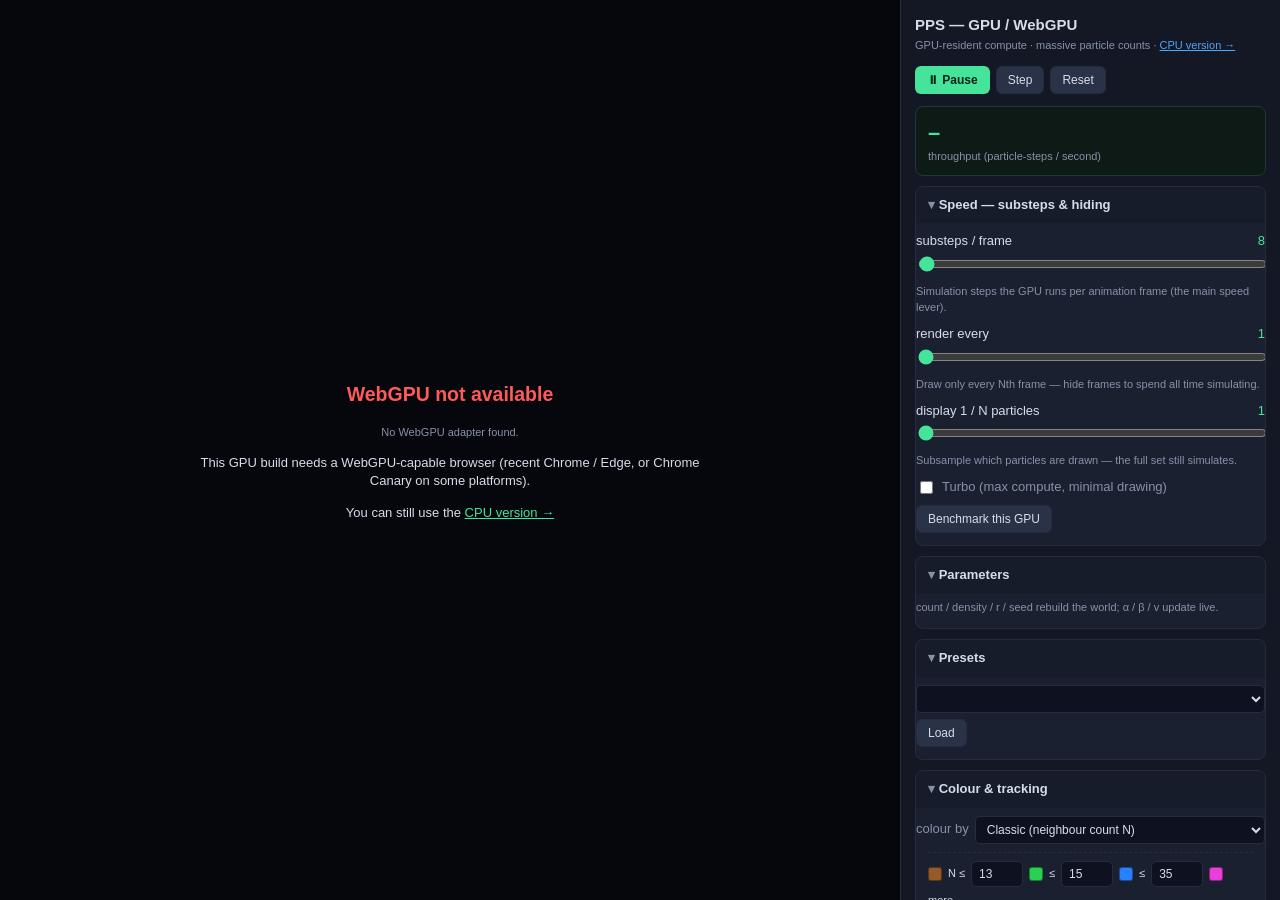
<file: ClaudePPS/gpu.html>
<!DOCTYPE html>
<html lang="en">
<head>
  <meta charset="UTF-8" />
  <meta name="viewport" content="width=device-width, initial-scale=1.0" />
  <title>Primordial Particle System — GPU (WebGPU)</title>
  <link rel="stylesheet" href="css/style.css" />
  <style>
    #gpu-error {
      position: absolute; inset: 0; display: none; align-items: center; justify-content: center;
      background: #05070c; z-index: 50; padding: 40px; text-align: center;
    }
    #gpu-error .box { max-width: 520px; }
    #gpu-error h2 { color: var(--danger); }
    #gpu-error a { color: var(--accent); }
    .throughput { background: #0e1a16; border: 1px solid #1e3a30; border-radius: 8px; padding: 10px 12px; margin-bottom: 10px; }
    .throughput .big { font-size: 22px; font-weight: 700; color: var(--accent); font-variant-numeric: tabular-nums; }
    .throughput .cmp { color: var(--muted); font-size: 11px; }
    .badge-gpu { position: absolute; top: 12px; right: 12px; background: #16233a; border: 1px solid var(--line);
      color: var(--accent-2); padding: 4px 9px; border-radius: 6px; font-size: 11px; max-width: 320px; overflow: hidden; text-overflow: ellipsis; white-space: nowrap; }
  </style>
</head>
<body>
  <div id="app">
    <div id="stage">
      <canvas id="view"></canvas>
      <div id="hud">
        <div class="hud-row"><span class="k">fps</span><span id="stat-fps" class="v">–</span></div>
        <div class="hud-row"><span class="k">steps/s</span><span id="stat-sps" class="v">–</span></div>
        <div class="hud-row"><span class="k">particle·steps/s</span><span id="stat-pps" class="v">–</span></div>
        <div class="hud-row"><span class="k">step</span><span id="stat-step" class="v">0</span></div>
        <div class="hud-row"><span class="k">particles</span><span id="stat-count" class="v">–</span></div>
        <div class="hud-row"><span class="k">tracked</span><span id="stat-tracked" class="v">0</span></div>
      </div>
      <div id="viewport-help">
        drag pan · scroll zoom · click to track · <b>space</b> play · <b>s</b> step · <b>r</b> reset · <b>f</b> fit
      </div>
      <div id="gpu-badge" class="badge-gpu"></div>
      <div id="playback-badge" class="hidden" style="position:absolute;top:44px;right:12px;background:var(--accent-2);color:#04121f;font-weight:700;padding:4px 10px;border-radius:6px;">PLAYBACK</div>

      <div id="gpu-error">
        <div class="box">
          <h2>WebGPU not available</h2>
          <p id="gpu-error-msg" class="note"></p>
          <p>This GPU build needs a WebGPU-capable browser (recent Chrome / Edge, or Chrome Canary on some platforms).</p>
          <p>You can still use the <a href="index.html">CPU version →</a></p>
        </div>
      </div>
    </div>

    <aside id="sidebar">
      <header id="brand">
        <h1>PPS — GPU / WebGPU</h1>
        <p class="sub">GPU-resident compute · massive particle counts · <a href="index.html" style="color:var(--accent-2)">CPU version →</a></p>
      </header>

      <div id="transport">
        <button id="btn-play" class="primary">⏸ Pause</button>
        <button id="btn-step">Step</button>
        <button id="btn-reset">Reset</button>
      </div>

      <div class="throughput">
        <div class="big" id="tp-big">–</div>
        <div class="cmp" id="tp-cmp">throughput (particle-steps / second)</div>
      </div>

      <details open>
        <summary>Speed — substeps &amp; hiding</summary>
        <div class="param">
          <div class="label"><span class="name">substeps / frame</span><span class="val" id="substeps-val">8</span></div>
          <input id="substeps" type="range" min="1" max="4000" step="1" value="8" />
          <p class="note">Simulation steps the GPU runs per animation frame (the main speed lever).</p>
        </div>
        <div class="param">
          <div class="label"><span class="name">render every</span><span class="val" id="rendevery-val">1</span></div>
          <input id="rendevery" type="range" min="1" max="120" step="1" value="1" />
          <p class="note">Draw only every Nth frame — hide frames to spend all time simulating.</p>
        </div>
        <div class="param">
          <div class="label"><span class="name">display 1 / N particles</span><span class="val" id="stride-val">1</span></div>
          <input id="stride" type="range" min="1" max="64" step="1" value="1" />
          <p class="note">Subsample which particles are drawn — the full set still simulates.</p>
        </div>
        <label class="inline compact"><input id="turbo" type="checkbox" /><span>Turbo (max compute, minimal drawing)</span></label>
        <div class="row">
          <button id="btn-bench">Benchmark this GPU</button>
        </div>
        <div id="bench-out" class="note"></div>
      </details>

      <details open>
        <summary>Parameters</summary>
        <div id="params-container"></div>
        <p class="note">count / density / r / seed rebuild the world; α / β / v update live.</p>
      </details>

      <details open>
        <summary>Presets</summary>
        <div class="row">
          <select id="preset-select"></select>
          <button id="btn-apply-preset">Load</button>
        </div>
        <p class="note" id="preset-notes"></p>
      </details>

      <details open>
        <summary>Colour &amp; tracking</summary>
        <label class="inline"><span>colour by</span>
          <select id="color-mode">
            <option value="0">Classic (neighbour count N)</option>
            <option value="1">Density colormap (N)</option>
            <option value="2">Heading (direction)</option>
            <option value="3">Turning bias (|R−L|)</option>
          </select>
        </label>
        <div id="classic-thresholds" class="subpanel">
          <div class="mini-legend">
            <span class="sw" data-cls="low"></span>N ≤ <input id="th-t1" type="number" value="13" />
            <span class="sw" data-cls="mid"></span>≤ <input id="th-t2" type="number" value="15" />
            <span class="sw" data-cls="high"></span>≤ <input id="th-t3" type="number" value="35" />
            <span class="sw" data-cls="top"></span>more
          </div>
        </div>
        <div class="subpanel">
          <strong>Highlight rules (novel situations)</strong>
          <div id="hl-container"></div>
        </div>
        <div class="row spread">
          <span class="note">click a particle to track</span>
          <button id="btn-clear-tracked">clear tracked</button>
        </div>
      </details>

      <details>
        <summary>Record a run (compressed)</summary>
        <div class="row">
          <label class="inline"><span>every</span><input id="rec-everyN" type="number" min="1" value="4" /><span>steps</span></label>
        </div>
        <label class="inline"><span>precision</span>
          <select id="rec-quant">
            <option value="16">16-bit (4 B/particle)</option>
            <option value="12" selected>12-bit (3 B/particle)</option>
            <option value="8">8-bit (2 B/particle)</option>
          </select>
        </label>
        <div class="row">
          <button id="btn-rec-start" class="primary">● Record</button>
          <button id="btn-rec-stop" disabled>■ Stop</button>
        </div>
        <p class="note" id="rec-info">Not recording.</p>
        <div class="row">
          <button id="btn-rec-export" disabled>Export .pps</button>
          <label class="filebtn">Load .pps<input id="rec-file" type="file" accept=".pps,.bin" hidden /></label>
        </div>
        <div id="playback-panel" class="subpanel hidden">
          <div class="row">
            <button id="btn-pb-play">▶</button>
            <input id="pb-slider" type="range" min="0" max="0" value="0" />
            <button id="btn-exit-playback">✕ exit</button>
          </div>
          <label class="inline compact"><span>playback speed ×</span><input id="pb-speed" type="number" min="1" value="4" /></label>
          <p class="note" id="pb-info"></p>
        </div>
      </details>

      <footer id="foot">GPU · WebGPU compute · <span id="foot-bpp"></span></footer>
    </aside>
  </div>

  <script src="js/rng.js"></script>
  <script src="js/recorder.js"></script>
  <script src="js/presets.js"></script>
  <script src="js/gpu/shaders.js"></script>
  <script src="js/gpu/gpupps.js"></script>
  <script src="js/gpu/gpuapp.js"></script>
  <script src="js/gpu/gpuui.js"></script>
</body>
</html>
</file>
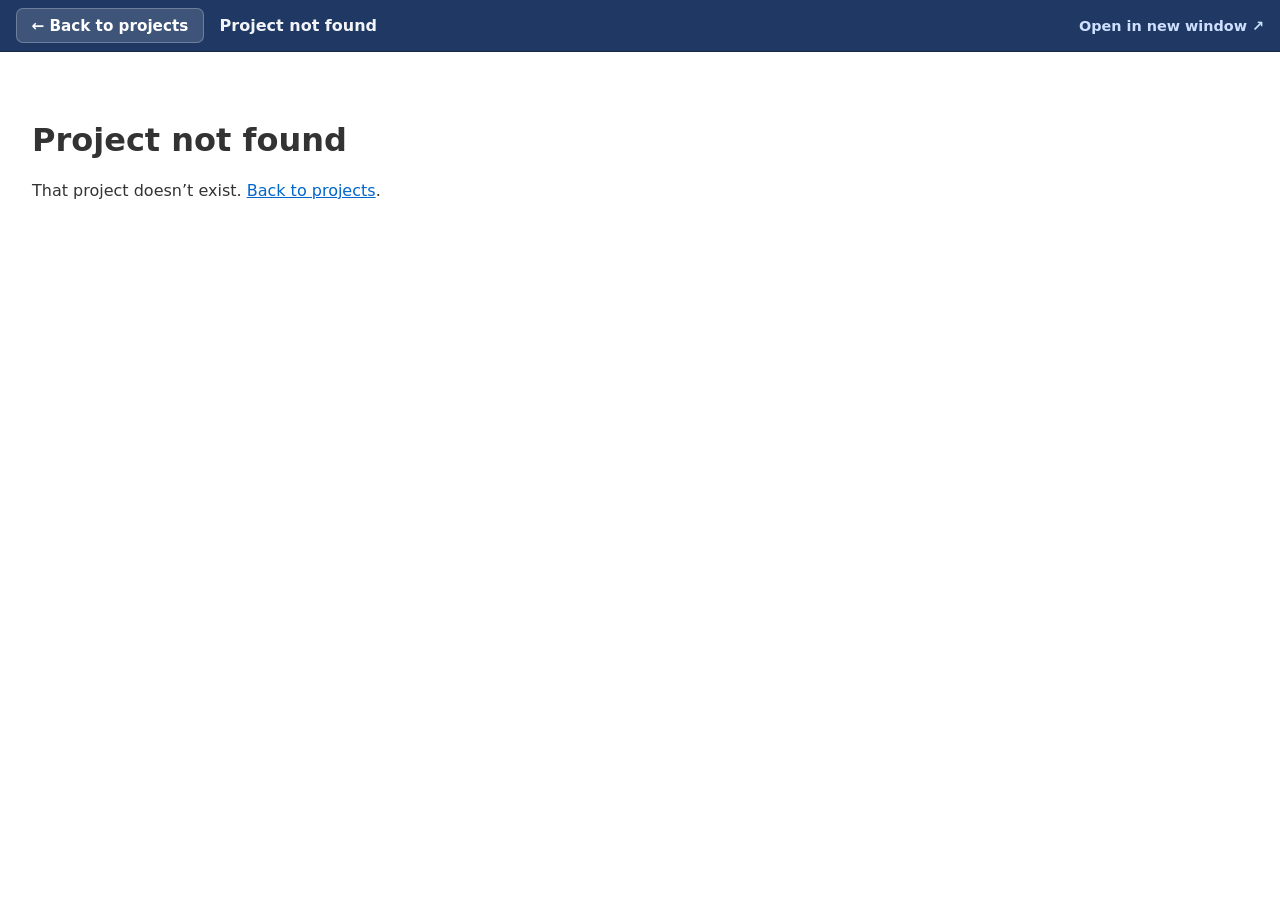
<file: projects/view.html>
<!DOCTYPE html>
<html lang="en">
<head>
  <meta charset="utf-8">
  <meta name="viewport" content="width=device-width, initial-scale=1">
  <title>Project — Jet Shand-Pease</title>
  <style>
    :root { --navy:#1f3864; --line:#e3e8ef; }
    * { box-sizing: border-box; }
    html, body { margin: 0; height: 100%; font-family: system-ui, -apple-system, "Segoe UI", sans-serif; }
    .bar {
      height: 52px;
      display: flex;
      align-items: center;
      gap: 1rem;
      padding: 0 1rem;
      background: var(--navy);
      color: #fff;
      border-bottom: 1px solid #142743;
    }
    .bar .back {
      display: inline-flex;
      align-items: center;
      gap: 0.4rem;
      background: rgba(255,255,255,0.14);
      color: #fff;
      text-decoration: none;
      font-weight: 600;
      font-size: 0.95rem;
      padding: 0.45rem 0.9rem;
      border-radius: 7px;
      border: 1px solid rgba(255,255,255,0.25);
      transition: background 0.15s;
    }
    .bar .back:hover { background: rgba(255,255,255,0.28); }
    .bar .title { font-weight: 600; font-size: 1rem; opacity: 0.95; }
    .bar .ext {
      margin-left: auto;
      color: #cfe0ff;
      text-decoration: none;
      font-size: 0.9rem;
      font-weight: 600;
    }
    .bar .ext:hover { color: #fff; text-decoration: underline; }
    #frame { width: 100%; height: calc(100% - 52px); border: 0; display: block; }
    .missing { padding: 3rem 2rem; color: #333; }
    .missing a { color: #0066cc; }
  </style>
</head>
<body>
  <div class="bar">
    <a class="back" href="index.html">&larr; Back to projects</a>
    <span class="title" id="ptitle">Project</span>
    <a class="ext" id="pext" href="index.html" target="_blank" rel="noopener">Open in new window &#8599;</a>
  </div>
  <iframe id="frame" title="Project view" allow="fullscreen; autoplay"></iframe>

  <script>
    // Allowlisted projects only — the raw project HTML loads inside the frame,
    // so visitors never land on the bare .html file.
    var PROJECTS = {
      pps:      { src: "../ClaudePPS/index.html",     title: "Primordial Particle System" },
      atlas:    { src: "../atlas.html",               title: "All Media Consumption Tracker" },
      stirling: { src: "../ClaudeStirling/index.html", title: "Stirling Numbers of the First Kind" },
      borders:  { src: "../ClaudeBorders/index.html", title: "Borders: Europe Across Time" },
      universe: { src: "../ClaudeUniverse/genesis.html", title: "Genesis: A Universe Over Time" }
    };

    var params = new URLSearchParams(window.location.search);
    var key = params.get("p");
    var proj = Object.prototype.hasOwnProperty.call(PROJECTS, key) ? PROJECTS[key] : null;

    if (proj) {
      document.title = proj.title + " — Jet Shand-Pease";
      document.getElementById("ptitle").textContent = proj.title;
      var ext = document.getElementById("pext");
      ext.href = "view.html?p=" + encodeURIComponent(key);
      document.getElementById("frame").src = proj.src;
    } else {
      document.title = "Project not found — Jet Shand-Pease";
      document.getElementById("ptitle").textContent = "Project not found";
      var f = document.getElementById("frame");
      f.removeAttribute("src");
      f.style.display = "none";
      var d = document.createElement("div");
      d.className = "missing";
      d.innerHTML = "<h1>Project not found</h1><p>That project doesn’t exist. <a href=\"index.html\">Back to projects</a>.</p>";
      document.body.appendChild(d);
    }
  </script>
</body>
</html>
</file>
<file: style.css>
:root {
  --navy: #1f3864;
  --accent: #0066cc;
  --ink: #222;
  --muted: #5c6672;
  --line: #e3e8ef;
  --bg: #ffffff;
  --soft: #f5f8fc;
}

* { box-sizing: border-box; }

body {
  font-family: system-ui, -apple-system, "Segoe UI", sans-serif;
  margin: 0;
  color: var(--ink);
  background: var(--bg);
  line-height: 1.6;
}

/* ---- Header / nav ---- */
.site-header {
  background: #fff;
  padding: 0.9rem 2rem;
  border-bottom: 1px solid var(--line);
  position: sticky;
  top: 0;
  z-index: 10;
}
.nav {
  display: flex;
  gap: 1.5rem;
  font-size: 1.05rem;
  font-weight: 600;
  align-items: center;
  max-width: 1080px;
  margin: 0 auto;
}
.nav a { text-decoration: none; color: var(--navy); }
.nav a:hover { color: var(--accent); }
.nav a.active { color: var(--accent); border-bottom: 2px solid var(--accent); padding-bottom: 2px; }

/* ---- Layout ---- */
main { padding: 2.5rem 2rem; }
.wrap { max-width: 1080px; margin: 0 auto; }
h1, h2 { margin-top: 0; color: var(--navy); line-height: 1.2; }

/* ---- Hero ---- */
.hero {
  max-width: 1080px;
  margin: 0 auto;
  padding: 3.5rem 0 2rem;
}
.hero h1 { font-size: 2.6rem; margin-bottom: 0.4rem; letter-spacing: -0.5px; }
.hero .tagline { font-size: 1.35rem; color: var(--muted); margin: 0 0 1.2rem; }
.hero p { max-width: 640px; font-size: 1.08rem; }
.cta-row { display: flex; gap: 1rem; flex-wrap: wrap; margin-top: 1.6rem; }

/* ---- Buttons ---- */
.btn {
  display: inline-block;
  padding: 0.65rem 1.4rem;
  border-radius: 8px;
  font-weight: 600;
  font-size: 1rem;
  text-decoration: none;
  cursor: pointer;
  border: 1.5px solid var(--navy);
  transition: background 0.15s, color 0.15s, transform 0.05s;
}
.btn:active { transform: translateY(1px); }
.btn-primary { background: var(--navy); color: #fff; }
.btn-primary:hover { background: #16294a; }
.btn-ghost { background: transparent; color: var(--navy); }
.btn-ghost:hover { background: var(--soft); }
.btn-lg { padding: 0.8rem 1.7rem; font-size: 1.08rem; }

/* ---- Project grid / cards ---- */
.section-head { max-width: 1080px; margin: 0 auto 1.4rem; }
.section-head p { color: var(--muted); margin: 0.3rem 0 0; }
.grid {
  max-width: 1080px;
  margin: 0 auto;
  display: grid;
  grid-template-columns: repeat(auto-fill, minmax(320px, 1fr));
  gap: 1.4rem;
}
.card {
  border: 1px solid var(--line);
  border-radius: 12px;
  padding: 1.5rem;
  background: #fff;
  display: flex;
  flex-direction: column;
  box-shadow: 0 1px 2px rgba(31,56,100,0.04);
  transition: box-shadow 0.15s, transform 0.15s, border-color 0.15s;
}
.card:hover { box-shadow: 0 6px 20px rgba(31,56,100,0.10); transform: translateY(-2px); border-color: #cfd9e6; }
.card h3 { margin: 0 0 0.5rem; color: var(--navy); font-size: 1.3rem; }
.card .tag { font-size: 0.8rem; font-weight: 600; letter-spacing: 0.03em; text-transform: uppercase; color: var(--accent); margin-bottom: 0.6rem; }
.card p { margin: 0 0 1.3rem; color: var(--muted); flex-grow: 1; }
.card-actions { display: flex; gap: 0.7rem; flex-wrap: wrap; }

/* ---- Footer ---- */
footer {
  padding: 1.5rem;
  text-align: center;
  font-size: 0.9rem;
  color: var(--muted);
  border-top: 1px solid var(--line);
  margin-top: 4rem;
}

/* ---- CV embed ---- */
.cv-frame {
  width: 100%;
  height: 85vh;
  border: 1px solid var(--line);
  border-radius: 10px;
}
.cv-actions { margin-bottom: 1rem; }

@media (max-width: 600px) {
  main { padding: 1.5rem 1.2rem; }
  .site-header { padding: 0.8rem 1.2rem; }
  .hero { padding: 2.2rem 0 1.2rem; }
  .hero h1 { font-size: 2rem; }
  .nav { gap: 1rem; font-size: 0.98rem; }
}
</file>
<file: ClaudePPS/css/style.css>
/* Primordial Particle System — Lab UI */
:root {
  --bg: #0a0c12;
  --panel: #141824;
  --panel-2: #1b2030;
  --line: #262c3d;
  --text: #d7dcea;
  --muted: #8791a8;
  --accent: #46e39b;
  --accent-2: #4aa8ff;
  --danger: #ff5a5a;
  --radius: 8px;
}

* { box-sizing: border-box; }
html, body { margin: 0; height: 100%; }
body {
  background: var(--bg);
  color: var(--text);
  font: 13px/1.45 -apple-system, Segoe UI, Roboto, Helvetica, Arial, sans-serif;
  overflow: hidden;
}

#app { display: grid; grid-template-columns: 1fr 380px; height: 100vh; }

/* ---------- Viewport ---------- */
#stage { position: relative; background: #05070c; overflow: hidden; }
#view { width: 100%; height: 100%; display: block; cursor: crosshair; }

#hud {
  position: absolute; top: 12px; left: 12px;
  background: rgba(10, 12, 18, 0.72);
  border: 1px solid var(--line);
  border-radius: var(--radius);
  padding: 8px 10px;
  font-variant-numeric: tabular-nums;
  backdrop-filter: blur(6px);
  pointer-events: none;
  min-width: 128px;
}
.hud-row { display: flex; justify-content: space-between; gap: 14px; }
.hud-row .k { color: var(--muted); }
.hud-row .v { color: var(--accent); font-weight: 600; }

#viewport-help {
  position: absolute; left: 12px; bottom: 12px;
  color: var(--muted); font-size: 11px;
  background: rgba(10, 12, 18, 0.6);
  border: 1px solid var(--line);
  border-radius: 6px; padding: 5px 8px;
  pointer-events: none;
}
#viewport-help b { color: var(--text); }

#playback-badge {
  position: absolute; top: 12px; right: 12px;
  background: var(--accent-2); color: #04121f;
  font-weight: 700; letter-spacing: 1px;
  padding: 4px 10px; border-radius: 6px;
}

/* ---------- Sidebar ---------- */
#sidebar {
  background: var(--panel);
  border-left: 1px solid var(--line);
  overflow-y: auto;
  padding: 14px 14px 40px;
}
#sidebar::-webkit-scrollbar { width: 10px; }
#sidebar::-webkit-scrollbar-thumb { background: #2a3247; border-radius: 6px; }

#brand h1 { font-size: 15px; margin: 0 0 2px; }
#brand .sub { color: var(--muted); font-size: 11px; margin: 0 0 12px; }

#transport { display: flex; gap: 6px; align-items: center; flex-wrap: wrap; margin-bottom: 12px; }
#transport .inline { margin-left: auto; }

details {
  border: 1px solid var(--line);
  border-radius: var(--radius);
  background: var(--panel-2);
  margin-bottom: 10px;
  overflow: hidden;
}
summary {
  cursor: pointer; padding: 9px 12px; font-weight: 600;
  list-style: none; user-select: none;
  background: #171c2a;
}
summary::-webkit-details-marker { display: none; }
summary::before { content: "▸ "; color: var(--muted); }
details[open] summary::before { content: "▾ "; }
details > *:not(summary) { margin-left: 12px; margin-right: 12px; }
details > *:last-child { margin-bottom: 12px; }

/* ---------- Controls ---------- */
button {
  background: #2a3247; color: var(--text);
  border: 1px solid var(--line); border-radius: 6px;
  padding: 6px 11px; cursor: pointer; font-size: 12px;
}
button:hover { background: #333d55; }
button:disabled { opacity: 0.4; cursor: not-allowed; }
button.primary { background: var(--accent); color: #05221a; border-color: transparent; font-weight: 600; }
button.primary:hover { background: #5cf0ac; }
button.active { background: var(--accent-2); color: #04121f; }

select, input[type="text"], input[type="number"] {
  background: #0e1220; color: var(--text);
  border: 1px solid var(--line); border-radius: 5px;
  padding: 5px 7px; font-size: 12px; width: 100%;
}
input[type="number"] { width: 74px; }
input:focus, select:focus { outline: 1px solid var(--accent-2); }

.row { display: flex; gap: 6px; align-items: center; margin: 8px 0; flex-wrap: wrap; }
.row.spread { justify-content: space-between; }
.inline { display: flex; align-items: center; gap: 6px; margin: 8px 0; }
.inline > span { color: var(--muted); white-space: nowrap; }
.inline.compact { margin: 4px 0; }
.inline.compact input[type="number"] { width: 62px; }
.stacked { display: flex; flex-direction: column; gap: 4px; margin: 8px 0; }
.stacked > span { color: var(--muted); font-size: 11px; }

.note { color: var(--muted); font-size: 11px; margin: 6px 0; }
.error { color: var(--danger); font-size: 11px; margin: 4px 0; min-height: 12px; }
.subpanel { border-top: 1px dashed var(--line); padding-top: 8px; margin-top: 8px; }
.hidden { display: none !important; }

/* Parameter sliders */
.param { margin: 9px 0; }
.param .label { display: flex; justify-content: space-between; margin-bottom: 3px; }
.param .label .name { color: var(--text); }
.param .label .val { color: var(--accent); font-variant-numeric: tabular-nums; }
.param .label .reset-tag { color: var(--muted); font-size: 10px; margin-left: 6px; }
.param input[type="range"] { width: 100%; accent-color: var(--accent); }

/* Classic threshold legend */
.mini-legend { display: flex; align-items: center; gap: 6px; flex-wrap: wrap; font-size: 11px; }
.mini-legend input[type="number"] { width: 52px; }
.sw { width: 14px; height: 14px; border-radius: 3px; display: inline-block; border: 1px solid #0006; }
.sw[data-cls="low"] { background: rgb(150,90,40); }
.sw[data-cls="mid"] { background: rgb(40,210,80); }
.sw[data-cls="high"] { background: rgb(40,130,255); }
.sw[data-cls="top"] { background: rgb(235,60,220); }

/* Highlight rules */
.rule { display: flex; align-items: center; gap: 6px; padding: 5px 0; border-bottom: 1px dashed var(--line); }
.rule input[type="checkbox"] { accent-color: var(--accent); }
.rule .rname { flex: 1; min-width: 0; }
.rule .rname input[type="text"] { width: 100%; }
.rule .rthresh { width: 56px; }
.rule input[type="color"] { width: 26px; height: 24px; padding: 0; border: none; background: none; }
.rule .del { padding: 3px 7px; background: transparent; border-color: transparent; color: var(--muted); }
.rule .del:hover { color: var(--danger); }
.rule .rerr { color: var(--danger); font-size: 10px; }

.add-rule select { flex: 1; }

/* Gallery (batch results) */
.gallery { display: grid; grid-template-columns: repeat(2, 1fr); gap: 8px; margin-top: 8px; }
.card {
  background: #0e1220; border: 1px solid var(--line); border-radius: 6px;
  padding: 6px; cursor: pointer; font-size: 11px;
}
.card:hover { border-color: var(--accent); }
.card img { width: 100%; border-radius: 4px; display: block; image-rendering: pixelated; background: #05070c; }
.card .lbl { font-weight: 600; margin: 4px 0 2px; }
.card .met { color: var(--muted); line-height: 1.35; }
.card .dl { color: var(--accent-2); }

/* Experiment list */
.exp { display: flex; align-items: center; gap: 6px; padding: 5px 0; border-bottom: 1px dashed var(--line); }
.exp .en { flex: 1; min-width: 0; }
.exp .en b { display: block; }
.exp .en small { color: var(--muted); }
.exp button { padding: 3px 8px; }

.filebtn {
  display: inline-flex; align-items: center; justify-content: center;
  background: #2a3247; border: 1px solid var(--line); border-radius: 6px;
  padding: 6px 11px; cursor: pointer; font-size: 12px;
}
.filebtn:hover { background: #333d55; }

#foot { color: var(--muted); font-size: 11px; margin-top: 14px; text-align: center; }
#pb-slider { flex: 1; }

@media (max-width: 900px) {
  #app { grid-template-columns: 1fr; grid-template-rows: 55vh 45vh; }
  #sidebar { border-left: none; border-top: 1px solid var(--line); }
}
</file>
<file: css/styles.css>
/* All the Media You Have Consumed — styles */

:root{
  --bg:#0a0c0f;
  --panel:#11141a;
  --panel2:#171b23;
  --line:#232a35;
  --line2:#2e3745;
  --ink:#e6e1d3;
  --dim:#98a0ae;
  --faint:#5c6472;
  --made:#f0a844;      /* amber — The Made */
  --hap:#5cc8ff;       /* cyan — The Happened */
  --accent:#f0a844;
  --accent-soft:rgba(240,168,68,.14);
  --hap-soft:rgba(92,200,255,.12);
  --danger:#e2695f;
  --mono:ui-monospace,Consolas,"Cascadia Mono",Menlo,monospace;
  --sans:"Segoe UI",system-ui,-apple-system,sans-serif;
  --serif:Georgia,"Iowan Old Style","Times New Roman",serif;
}

*{box-sizing:border-box;margin:0;padding:0}
html{scrollbar-color:#333c4a var(--bg)}
body{
  background:var(--bg);
  color:var(--ink);
  font-family:var(--sans);
  font-size:14px;
  line-height:1.45;
}
a{color:inherit}
button{font:inherit;color:inherit;background:none;border:none;cursor:pointer}
select,input,textarea{
  font:inherit;color:var(--ink);
  background:var(--panel2);
  border:1px solid var(--line);
  border-radius:4px;
  padding:4px 8px;
}
select:focus,input:focus,textarea:focus{outline:1px solid var(--accent);outline-offset:0}

.booting{padding:80px;text-align:center;color:var(--faint);font-family:var(--serif);font-style:italic}

/* ---------- top bar ---------- */
#topbar{
  position:sticky;top:0;z-index:40;
  background:linear-gradient(to bottom, rgba(10,12,15,.97), rgba(10,12,15,.92));
  backdrop-filter:blur(6px);
  border-bottom:1px solid var(--line);
}
.tb-row1{
  display:flex;align-items:baseline;gap:18px;flex-wrap:wrap;
  padding:12px 20px 6px;
  max-width:1280px;margin:0 auto;
}
.brand{white-space:nowrap}
.brand .b1{
  font-weight:700;letter-spacing:.14em;font-size:15px;
}
.brand .b1 .made-w{color:var(--made)}
.brand .b2{
  font-family:var(--serif);font-style:italic;color:var(--dim);font-size:13px;margin-left:8px;
}
.tb-search{flex:1;min-width:220px;max-width:480px}
.tb-search input{width:100%;background:var(--panel);font-family:var(--mono);font-size:13px}
.tabs{display:flex;gap:2px;margin-left:auto}
.tabs button{
  padding:5px 14px;color:var(--dim);border-radius:4px 4px 0 0;
  border:1px solid transparent;letter-spacing:.05em;font-size:13px;
}
.tabs button.on{color:var(--ink);background:var(--panel);border-color:var(--line);border-bottom-color:var(--panel)}
.tb-row2{
  display:flex;align-items:center;gap:16px;flex-wrap:wrap;
  padding:6px 20px 10px;
  max-width:1280px;margin:0 auto;
  font-size:12.5px;color:var(--dim);
}
.ctl{display:flex;align-items:center;gap:6px}
.ctl .lbl{color:var(--faint);letter-spacing:.08em;font-size:11px;text-transform:uppercase}
.seg{display:flex;border:1px solid var(--line);border-radius:5px;overflow:hidden}
.seg button{padding:3px 10px;color:var(--dim);font-size:12.5px;border-right:1px solid var(--line)}
.seg button:last-child{border-right:none}
.seg button.on{background:var(--accent-soft);color:var(--accent)}
.seg button:hover:not(.on){background:var(--panel2)}
.covchip{
  margin-left:auto;font-family:var(--mono);font-size:12px;color:var(--dim);
  border:1px solid var(--line);border-radius:5px;padding:3px 10px;background:var(--panel);
  white-space:nowrap;
}
.covchip b{color:var(--accent)}

/* ---------- main ---------- */
#main{max-width:1280px;margin:0 auto;padding:18px 20px 120px}
body.drawer-open #main{max-width:none;margin-right:492px;padding-right:20px}
body.drawer-open #topbar{margin-right:472px}
@media(max-width:1100px){
  body.drawer-open #main{margin-right:0}
  body.drawer-open #topbar{margin-right:0}
}

.area{margin-bottom:26px;border:1px solid var(--line);border-radius:8px;background:var(--panel);overflow:hidden}
.area-h{
  display:flex;align-items:baseline;gap:14px;flex-wrap:wrap;
  padding:10px 16px;border-bottom:1px solid var(--line);
  background:var(--panel2);
}
.area-h .an{font-weight:650;font-size:14.5px;letter-spacing:.03em}
.area-h .an .dot{font-size:10px;vertical-align:2px;margin-right:7px}
.area-h .ac{color:var(--faint);font-family:var(--mono);font-size:11.5px}
.area-h .abar{
  flex:0 0 140px;height:5px;border-radius:3px;background:#1c2129;overflow:hidden;align-self:center;
}
.area-h .abar i{display:block;height:100%;background:var(--accent);opacity:.85}
.area-h .apct{font-family:var(--mono);font-size:11.5px;color:var(--dim)}
.area-h .agrow{margin-left:auto}
.area-blurb{color:var(--faint);font-size:12px;font-style:italic;font-family:var(--serif)}

.rows{padding:4px 0}
.row{
  display:grid;
  grid-template-columns:46px 30px minmax(200px,1fr) 58px minmax(120px,220px) 150px 128px;
  gap:10px;align-items:center;
  padding:2px 16px;
  font-size:13px;
}
.qk{display:flex;gap:3px;align-items:center}
.qc,.qw{
  width:19px;height:19px;border:1px solid var(--line);border-radius:4px;
  font-size:11px;line-height:1;color:var(--faint);
  display:flex;align-items:center;justify-content:center;padding:0;
}
.qc:hover{border-color:var(--accent);color:var(--accent)}
.qw:hover{border-color:var(--hap);color:var(--hap)}
.qc.on{background:var(--accent-soft);border-color:var(--accent);color:var(--accent)}
.qc.half{background:var(--accent-soft);border-color:var(--accent);color:var(--accent);opacity:.55}
.qw.on{background:var(--hap-soft);border-color:var(--hap);color:var(--hap)}
.row:hover{background:var(--panel2)}
.row.sel{background:var(--accent-soft)}
.row .st{
  font-size:15px;line-height:1;width:22px;height:22px;border-radius:4px;
  color:var(--faint);
}
.row .st:hover{background:var(--line)}
.row .st.s1{color:var(--accent)}
.row .st.s2{color:var(--accent);opacity:.75}
.row .st.s3{color:var(--hap)}
.row .rk{color:var(--faint);font-family:var(--mono);font-size:11px;text-align:right}
.row .tt{
  cursor:pointer;overflow:hidden;text-overflow:ellipsis;white-space:nowrap;
}
.row .tt:hover{color:var(--accent);text-decoration:underline;text-underline-offset:3px}
.row.done .tt{color:var(--accent)}
.row .yr{color:var(--dim);font-family:var(--mono);font-size:11.5px;text-align:right}
.row .cr{color:var(--dim);font-size:12px;overflow:hidden;text-overflow:ellipsis;white-space:nowrap}
.row .chip{overflow:hidden;text-overflow:ellipsis;white-space:nowrap}
.chip{
  font-size:10.5px;color:var(--faint);letter-spacing:.04em;
  border:1px solid var(--line);border-radius:9px;padding:1px 8px;
  background:rgba(255,255,255,.015);
}
.row .met{display:flex;align-items:center;gap:8px;font-family:var(--mono);font-size:11px;color:var(--dim)}
.mbar{flex:1;height:4px;background:#1c2129;border-radius:2px;overflow:hidden;min-width:30px}
.mbar i{display:block;height:100%;background:var(--dim);opacity:.8}
.row.done .mbar i{background:var(--accent)}
.mval{width:34px;text-align:right;flex:none}

.showall{padding:6px 16px 10px}
.showall button{
  color:var(--faint);font-size:12px;letter-spacing:.05em;
  border:1px dashed var(--line);border-radius:5px;padding:3px 12px;
  margin-right:8px;
}
.showall button:hover{color:var(--dim);border-color:var(--line2)}
.showall button[data-act="deeparea"]{border-style:solid;color:var(--hap);border-color:rgba(92,200,255,.25)}
.showall button[data-act="deeparea"]:hover{border-color:var(--hap)}
.showall button:disabled{opacity:.6;cursor:wait}
.row.deep .tt{color:#c4bfb2}
.row.deep.done .tt{color:var(--accent)}

@media(max-width:900px){
  .row{grid-template-columns:46px 26px 1fr 52px 110px}
  .row .cr,.row .chip{display:none}
}

.empty{padding:36px;text-align:center;color:var(--faint);font-family:var(--serif);font-style:italic}

/* search results header, cluster view header */
.viewhead{
  margin-bottom:14px;padding:12px 16px;border:1px solid var(--line);border-radius:8px;background:var(--panel2);
  display:flex;align-items:baseline;gap:14px;flex-wrap:wrap;
}
.viewhead .vh-t{font-weight:650}
.viewhead .vh-s{color:var(--dim);font-size:12.5px}
.viewhead .back{color:var(--faint);font-size:12px;border:1px solid var(--line);border-radius:4px;padding:2px 10px}
.viewhead .back:hover{color:var(--ink)}

/* ---------- constellations ---------- */
.constgrid{display:grid;grid-template-columns:repeat(auto-fill,minmax(280px,1fr));gap:14px}
.constcard{
  border:1px solid var(--line);border-radius:8px;background:var(--panel);
  padding:14px 16px;cursor:pointer;
}
.constcard:hover{border-color:var(--line2);background:var(--panel2)}
.constcard .cn{font-weight:650;margin-bottom:2px}
.constcard .cm{color:var(--faint);font-family:var(--mono);font-size:11px;margin-bottom:8px}
.constcard .cb{color:var(--dim);font-size:12.5px;font-style:italic;font-family:var(--serif);margin-bottom:8px}
.constcard .ct{color:var(--dim);font-size:12px;line-height:1.5}
.constcard .cbar{height:4px;border-radius:2px;background:#1c2129;overflow:hidden;margin-top:10px}
.constcard .cbar i{display:block;height:100%;background:var(--accent)}

/* ---------- ledger ---------- */
.ledgrid{display:grid;grid-template-columns:repeat(auto-fit,minmax(160px,1fr));gap:12px;margin-bottom:22px}
.stat{border:1px solid var(--line);border-radius:8px;background:var(--panel);padding:14px 16px}
.stat .sv{font-family:var(--mono);font-size:26px;color:var(--accent)}
.stat .sv.alt{color:var(--hap)}
.stat .sk{color:var(--faint);font-size:11.5px;letter-spacing:.08em;text-transform:uppercase;margin-top:2px}
.ledsec{margin-bottom:26px}
.ledsec h3{font-size:13px;letter-spacing:.1em;text-transform:uppercase;color:var(--dim);margin-bottom:10px}
.covrow{display:flex;align-items:center;gap:12px;padding:3px 0;font-size:13px}
.covrow .cvn{flex:0 0 220px;color:var(--ink)}
.covrow .cvb{flex:1;height:7px;background:#1c2129;border-radius:3px;overflow:hidden}
.covrow .cvb i{display:block;height:100%;background:var(--accent)}
.covrow .cvv{flex:0 0 130px;font-family:var(--mono);font-size:11.5px;color:var(--dim);text-align:right}
.ledbtns{display:flex;gap:10px;flex-wrap:wrap;margin-bottom:12px}
.ledbtns button{
  border:1px solid var(--line);border-radius:5px;padding:6px 16px;background:var(--panel2);font-size:13px;
}
.ledbtns button:hover{border-color:var(--accent);color:var(--accent)}
.ledbtns button.danger:hover{border-color:var(--danger);color:var(--danger)}
.lednote{color:var(--faint);font-size:12px;max-width:720px;line-height:1.6}
.recent .row{grid-template-columns:46px minmax(200px,1fr) 58px 150px 120px}

/* ---------- detail drawer ---------- */
#drawer{
  position:fixed;top:0;right:0;bottom:0;width:472px;max-width:96vw;z-index:60;
  background:var(--panel);border-left:1px solid var(--line2);
  transform:translateX(103%);transition:transform .18s ease;
  overflow-y:auto;
  box-shadow:-18px 0 40px rgba(0,0,0,.45);
}
#drawer.open{transform:translateX(0)}
.dwrap{padding:20px 22px 60px}
.dclose{position:absolute;top:10px;right:12px;color:var(--faint);font-size:18px;padding:4px 10px}
.dclose:hover{color:var(--ink)}
.dback{position:absolute;top:10px;right:46px;color:var(--faint);font-size:16px;padding:4px 10px}
.dback:hover{color:var(--ink)}
.dcrumb{color:var(--faint);font-size:11px;letter-spacing:.07em;text-transform:uppercase;margin-bottom:8px}
.dcrumb .dc-2{color:var(--dim)}
.dtitle{font-family:var(--serif);font-size:23px;line-height:1.2;margin-bottom:2px}
.dmeta{color:var(--dim);font-size:13px;margin-bottom:10px;font-family:var(--mono)}
.dnote{
  color:var(--dim);font-style:italic;font-family:var(--serif);font-size:13px;
  border-left:2px solid var(--line2);padding-left:10px;margin:10px 0;
}
.dtags{display:flex;gap:6px;flex-wrap:wrap;margin:10px 0 14px}
.dtags .chip.k{cursor:pointer}
.dtags .chip.k:hover{color:var(--accent);border-color:var(--accent)}
.dmets{margin:14px 0;border-top:1px solid var(--line);border-bottom:1px solid var(--line);padding:10px 0}
.dmet{display:flex;align-items:center;gap:10px;padding:3px 0;font-size:12px}
.dmet .dmk{flex:0 0 130px;color:var(--faint);letter-spacing:.05em;text-transform:uppercase;font-size:10.5px}
.dmet .mbar{flex:1;height:5px}
.dmet .dmv{flex:0 0 44px;text-align:right;font-family:var(--mono);font-size:11.5px;color:var(--dim)}
.dstates{display:flex;gap:8px;margin:14px 0;flex-wrap:wrap;align-items:center}
.dstates button{
  border:1px solid var(--line);border-radius:5px;padding:5px 13px;font-size:12.5px;color:var(--dim);
}
.dstates button:hover{border-color:var(--line2);color:var(--ink)}
.dstates button.on{border-color:var(--accent);color:var(--accent);background:var(--accent-soft)}
.dstates button.on.want{border-color:var(--hap);color:var(--hap);background:var(--hap-soft)}
.dpersonal{display:flex;gap:10px;align-items:flex-start;margin-bottom:16px}
.dpersonal select{width:86px}
.dpersonal textarea{flex:1;min-height:40px;resize:vertical;font-size:12.5px}
.dsec{margin-top:18px}
.dsec h4{
  font-size:11px;letter-spacing:.12em;text-transform:uppercase;color:var(--faint);margin-bottom:8px;
}
.dsec h4 b{color:var(--dim)}
.orb{display:flex;align-items:center;gap:9px;padding:3px 0;font-size:12.5px}
.orb .qk{flex:0 0 41px}
.orb .ol{flex:0 0 36px;font-family:var(--mono);font-size:11px;color:var(--hap);text-align:right}
.orb .on2{cursor:pointer;white-space:nowrap;overflow:hidden;text-overflow:ellipsis}
.orb .on2:hover{color:var(--accent)}
.orb .or2{color:var(--faint);font-size:10.5px;white-space:nowrap;overflow:hidden;text-overflow:ellipsis;margin-left:auto;max-width:150px}
#orbitcanvas{width:100%;border:1px solid var(--line);border-radius:6px;background:#0d1014;margin-top:10px;cursor:pointer}
.dorbnote{color:var(--faint);font-size:11px;margin-top:6px;font-style:italic}

/* ---------- footer ---------- */
#foot{
  max-width:1280px;margin:40px auto 0;padding:18px 20px 40px;
  border-top:1px solid var(--line);
  color:var(--faint);font-size:12px;line-height:1.7;
}
#foot .sig{font-family:var(--serif);font-style:italic;color:var(--dim)}

::-webkit-scrollbar{width:10px;height:10px}
::-webkit-scrollbar-thumb{background:#2a3240;border-radius:5px}
::-webkit-scrollbar-track{background:transparent}
</file>
